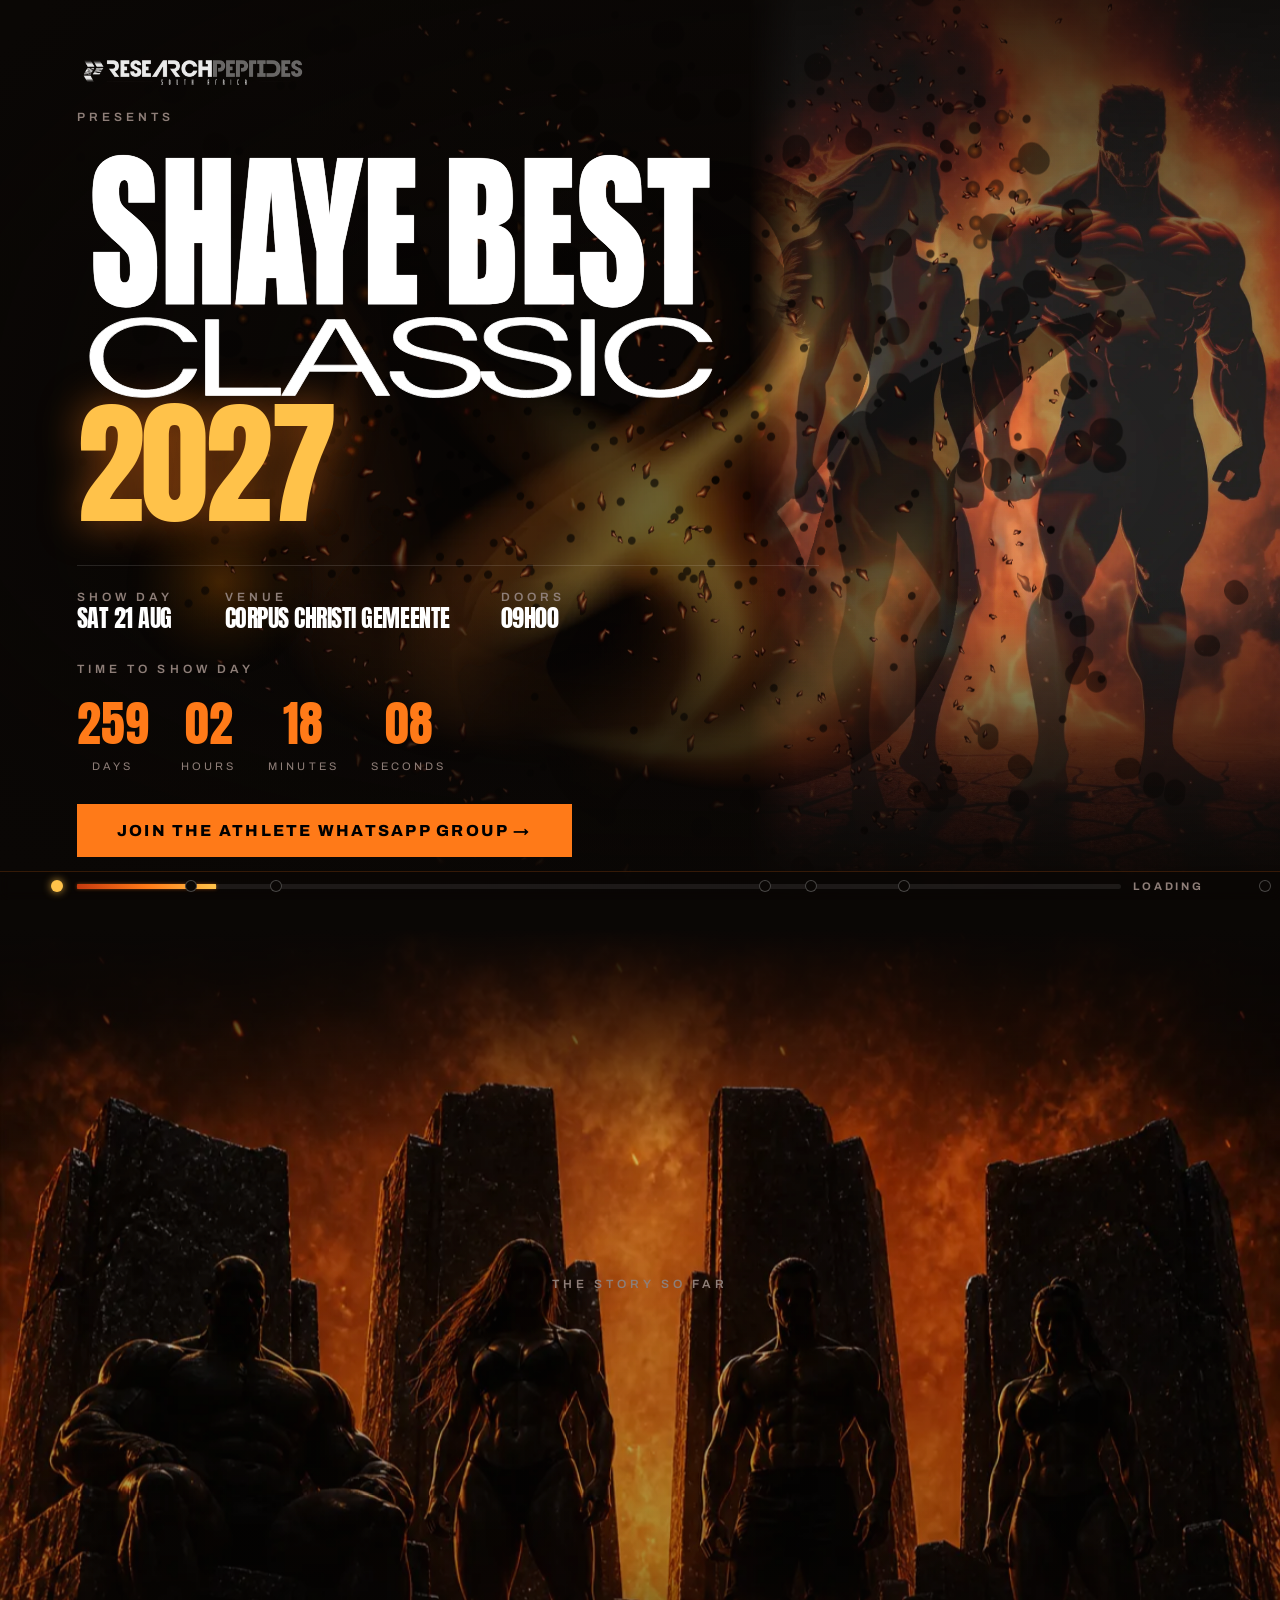
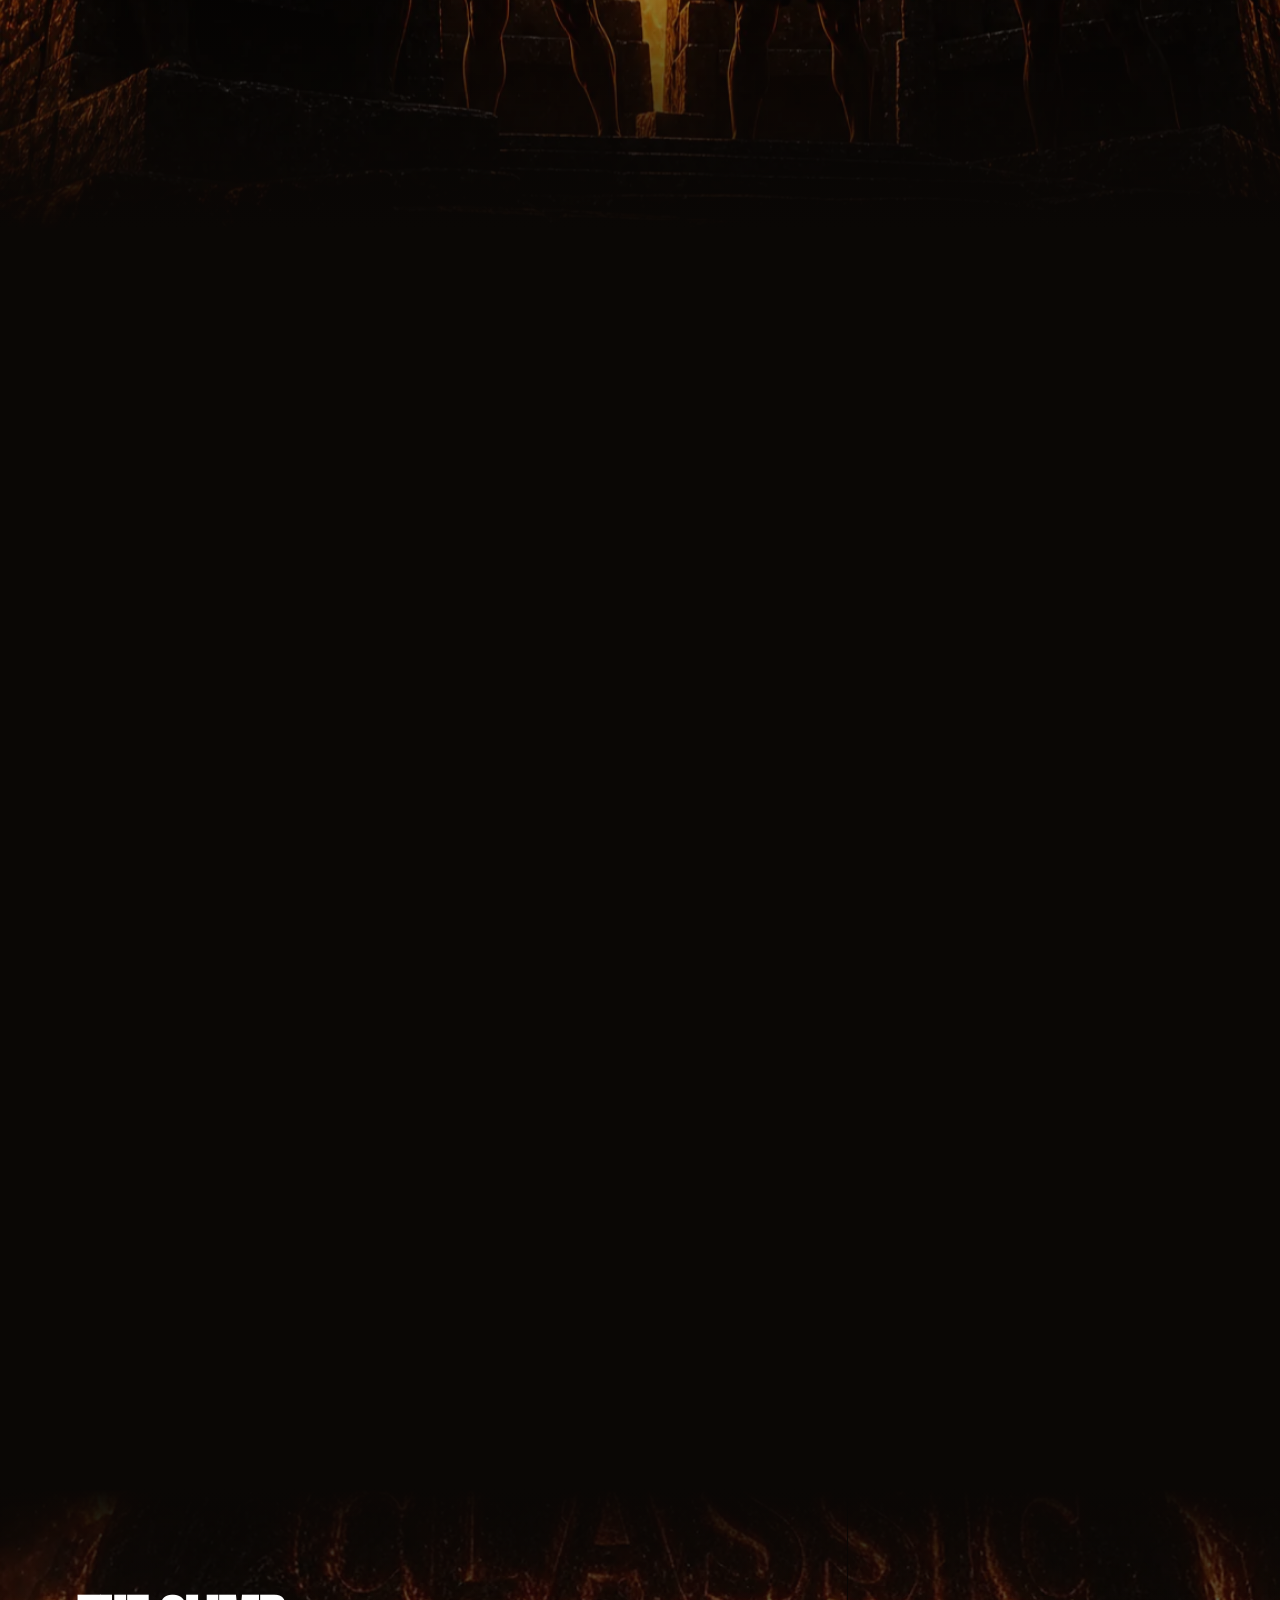
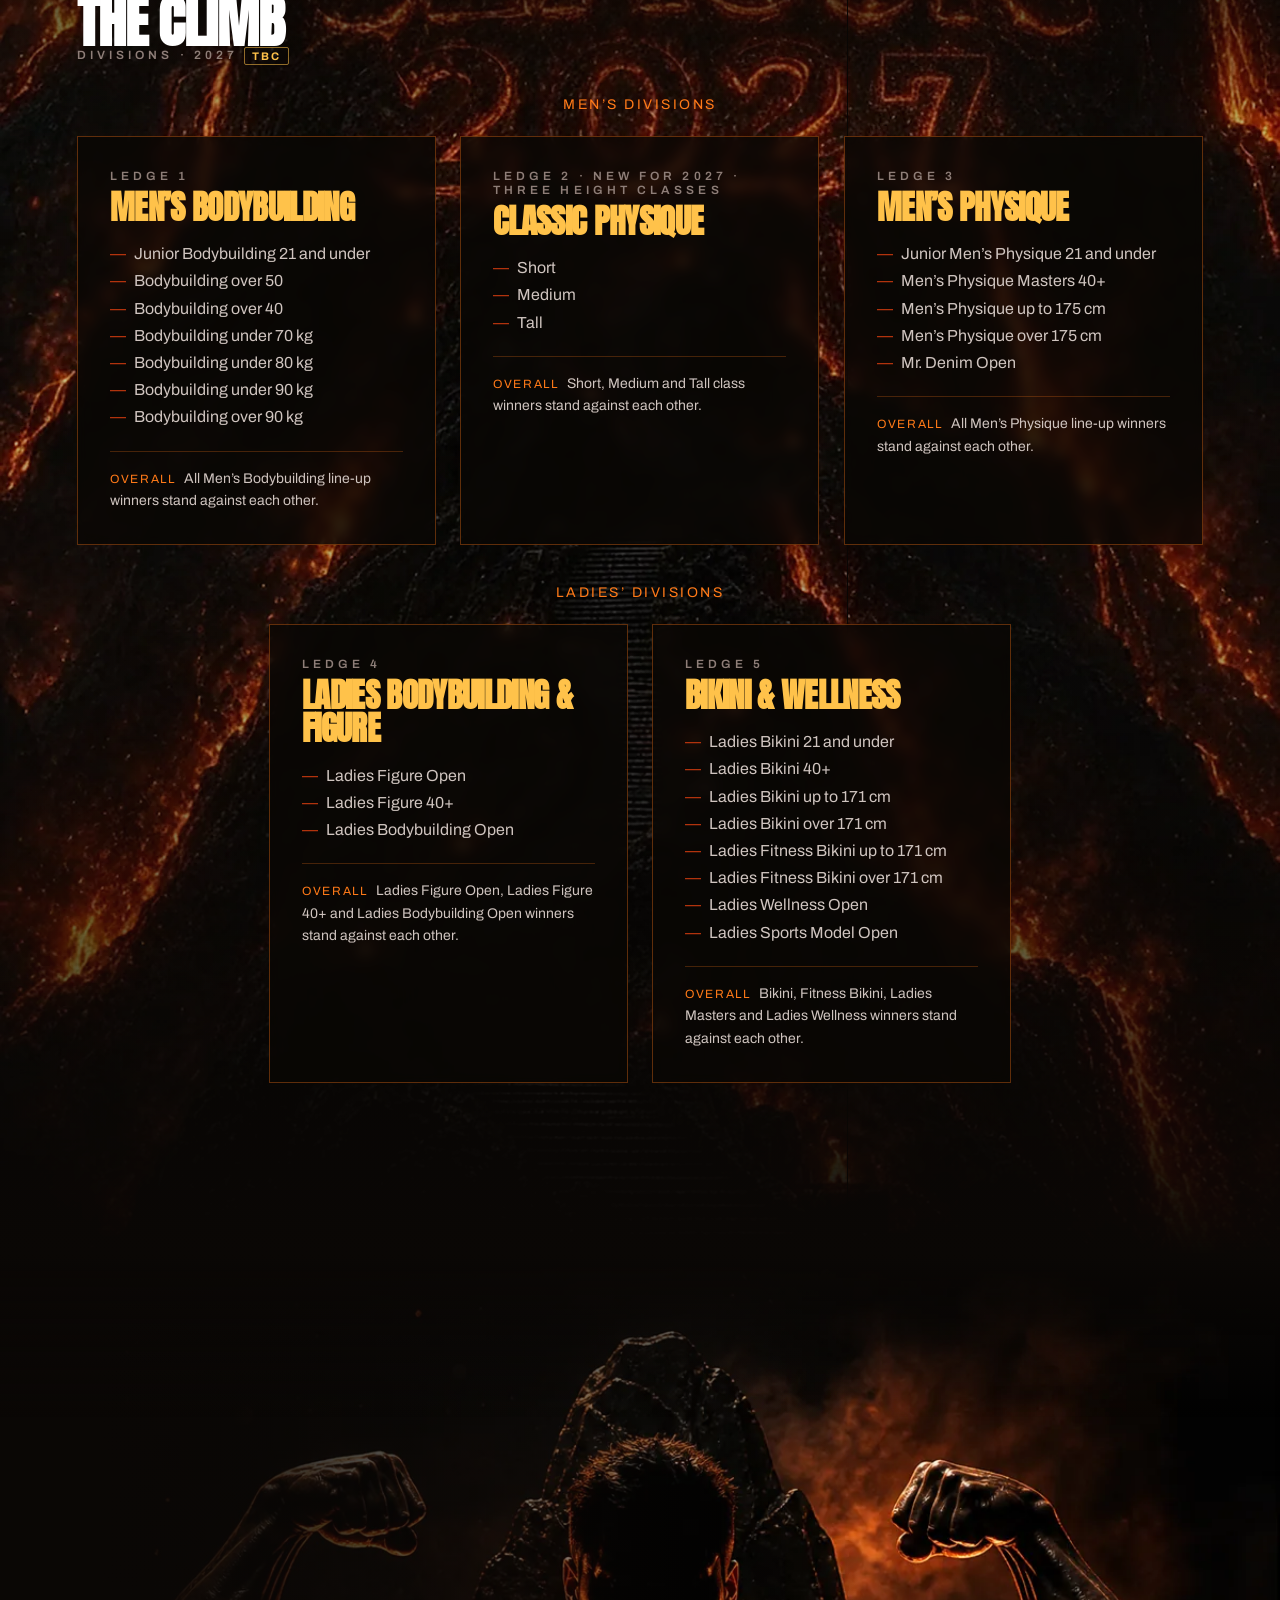
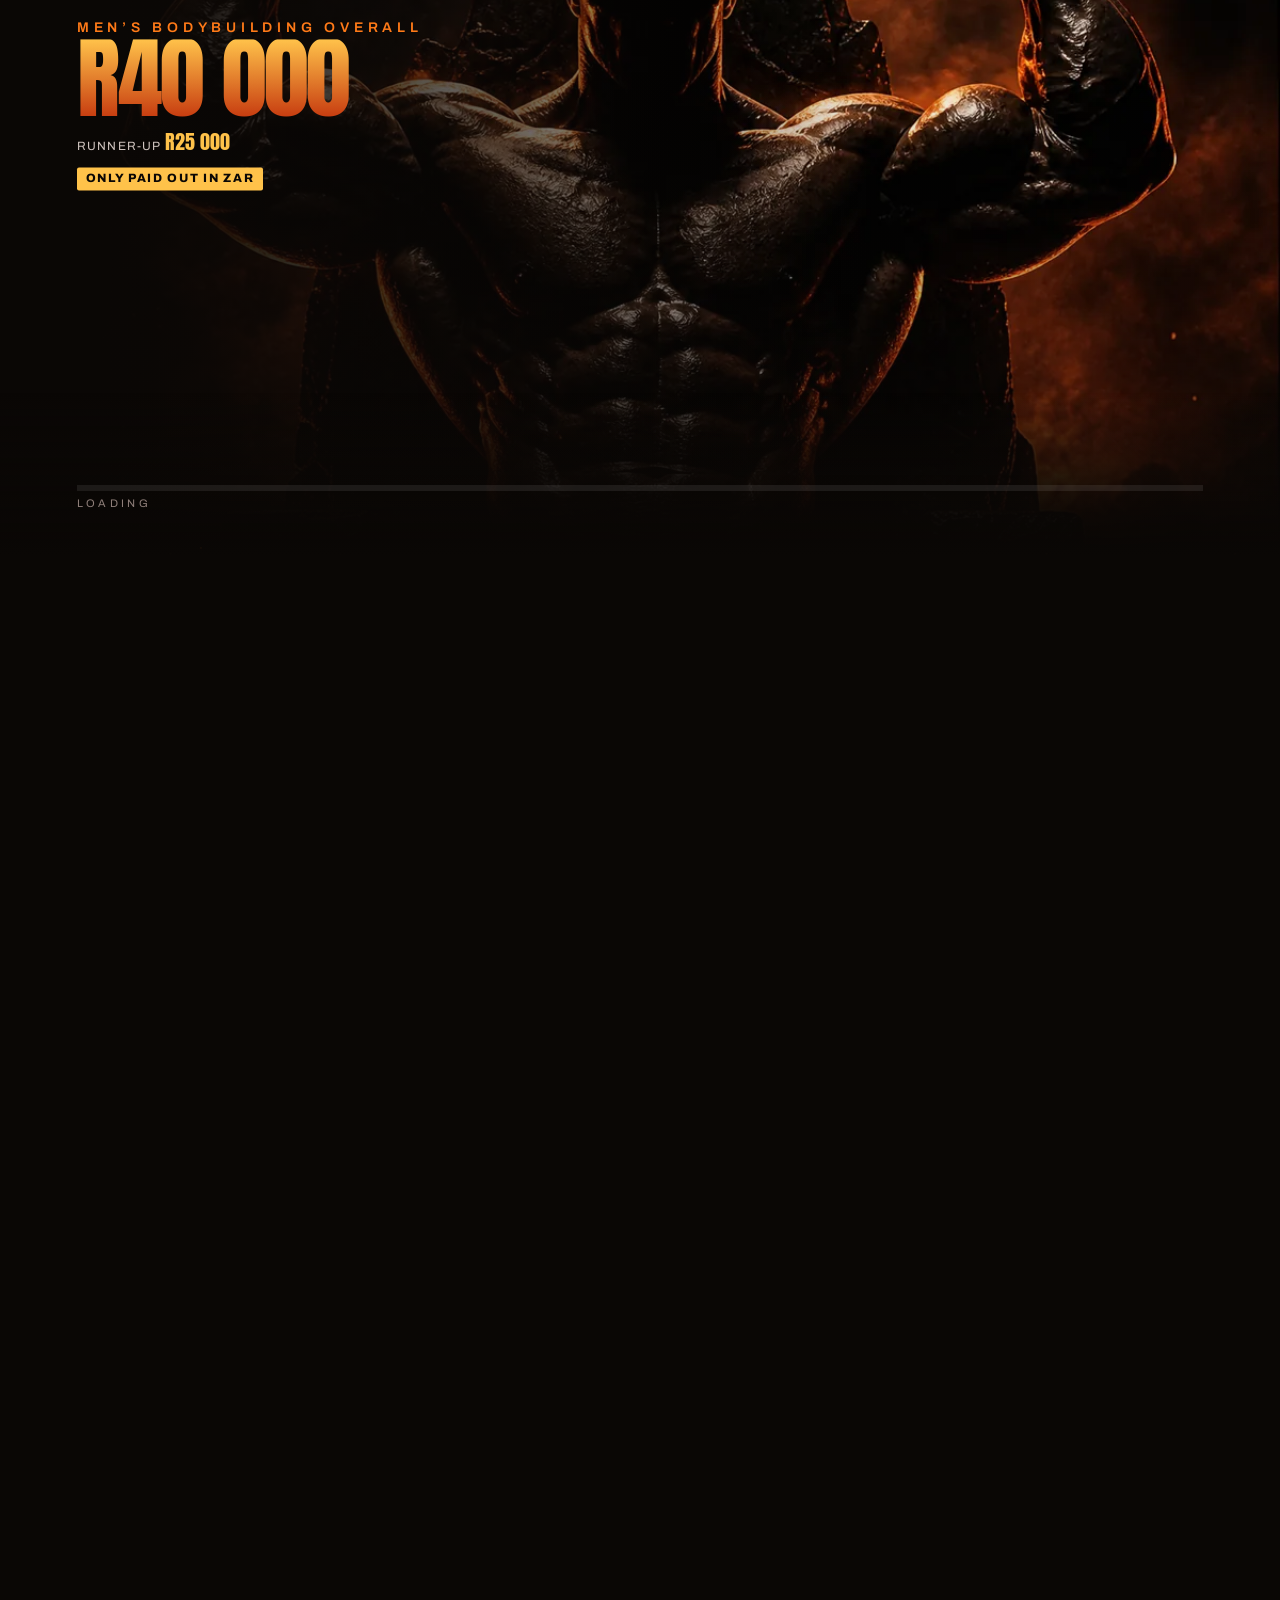
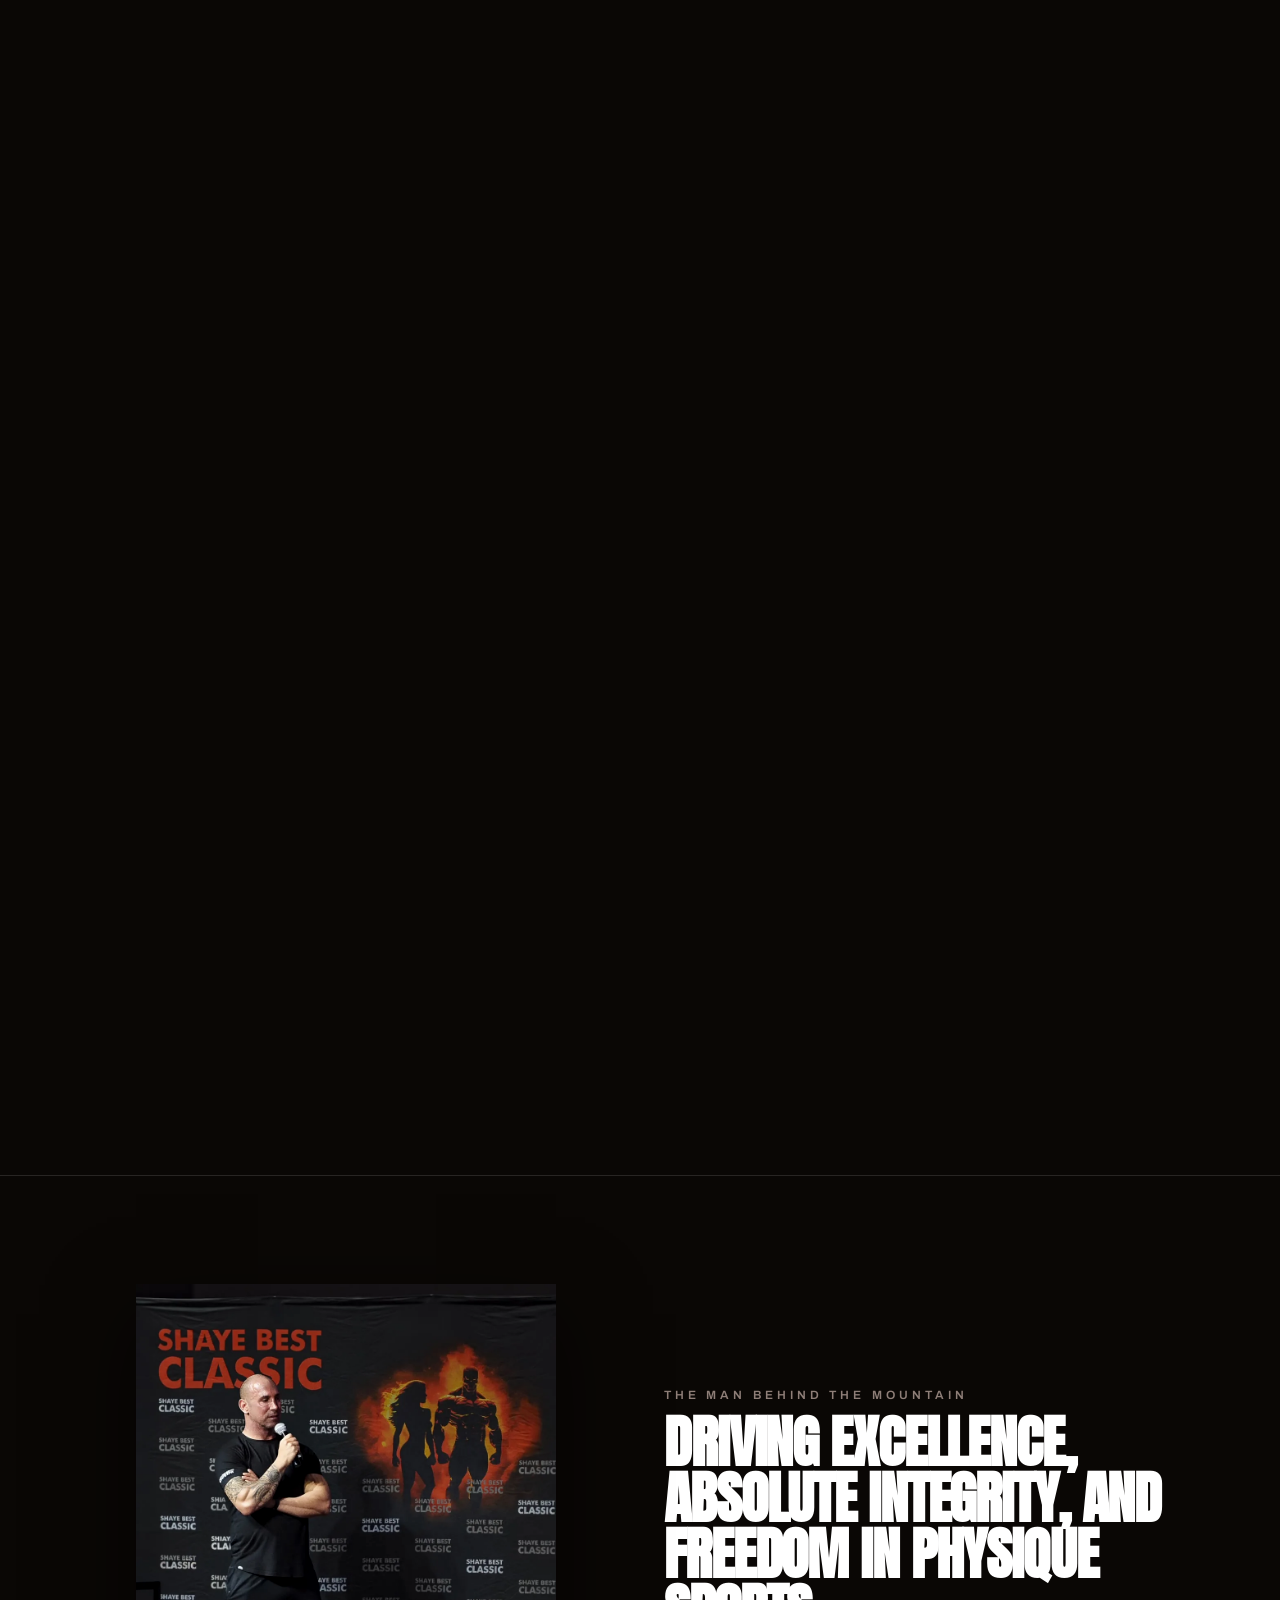
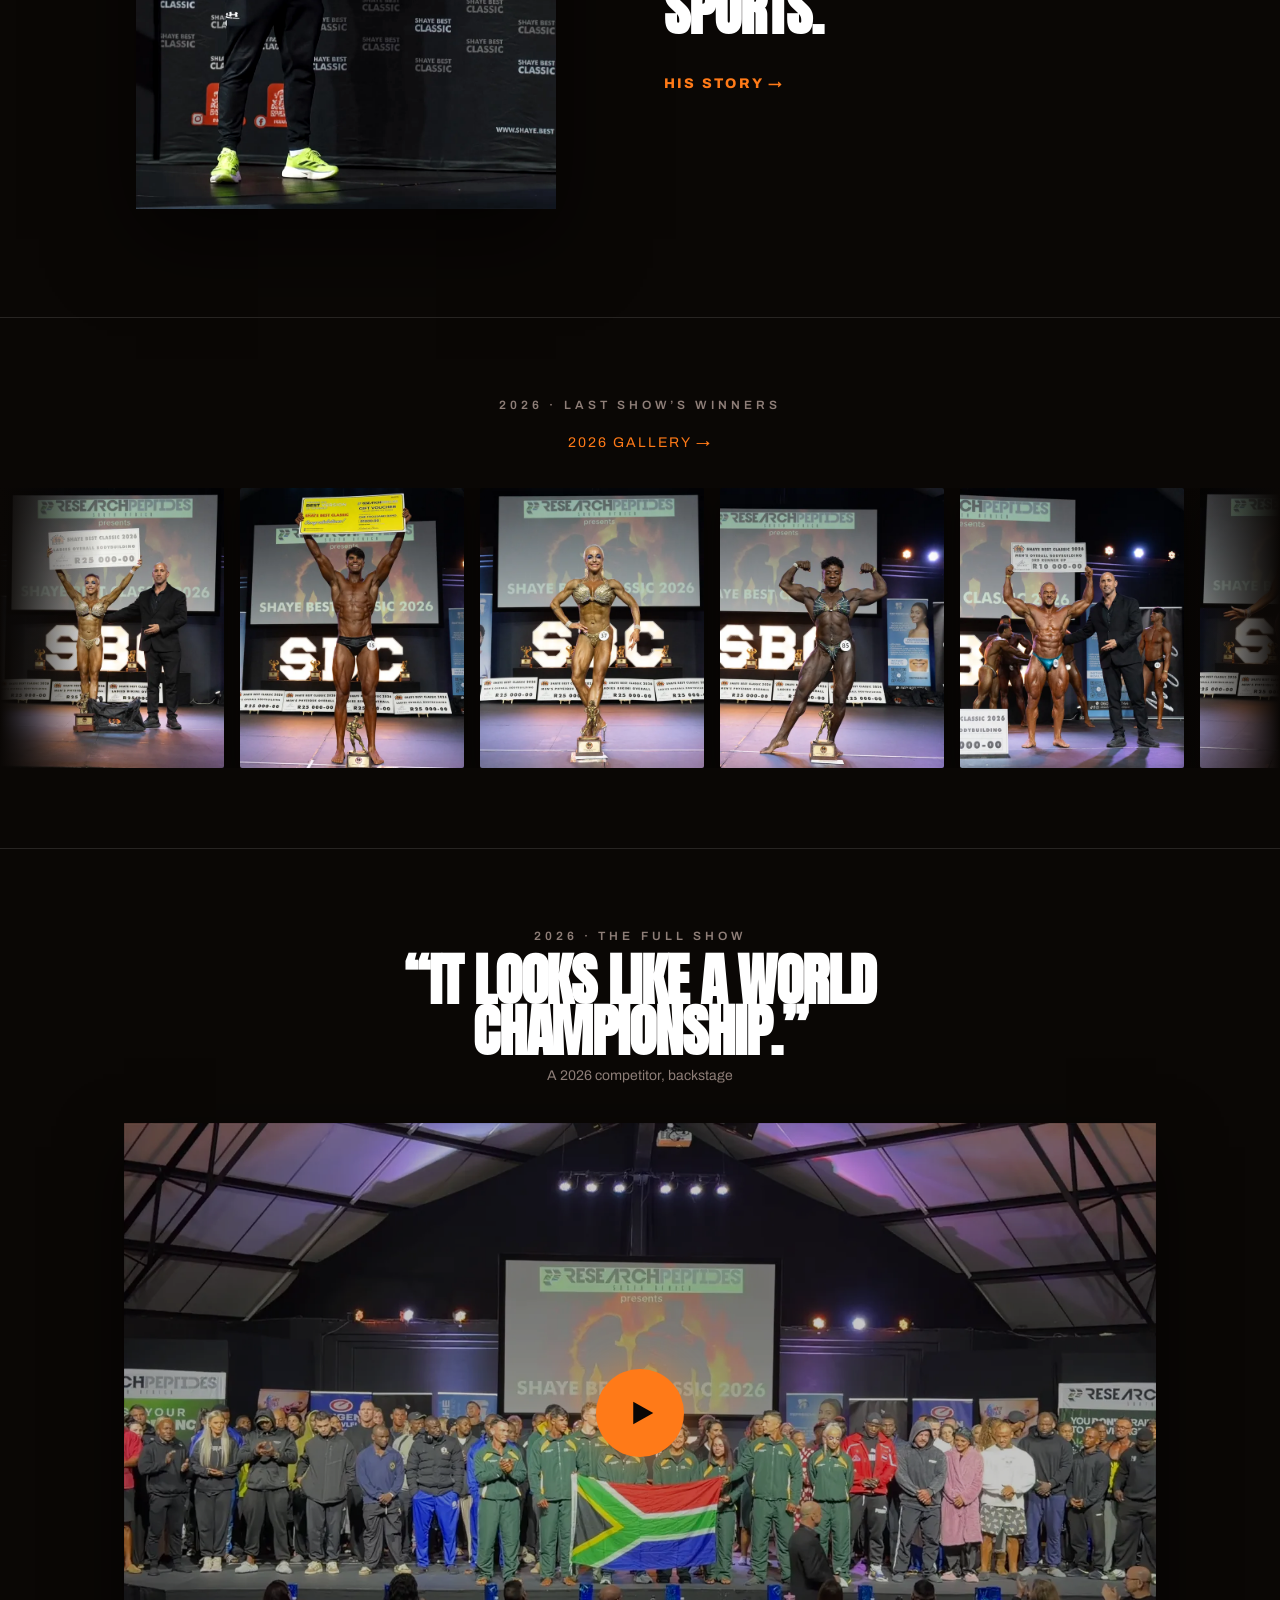
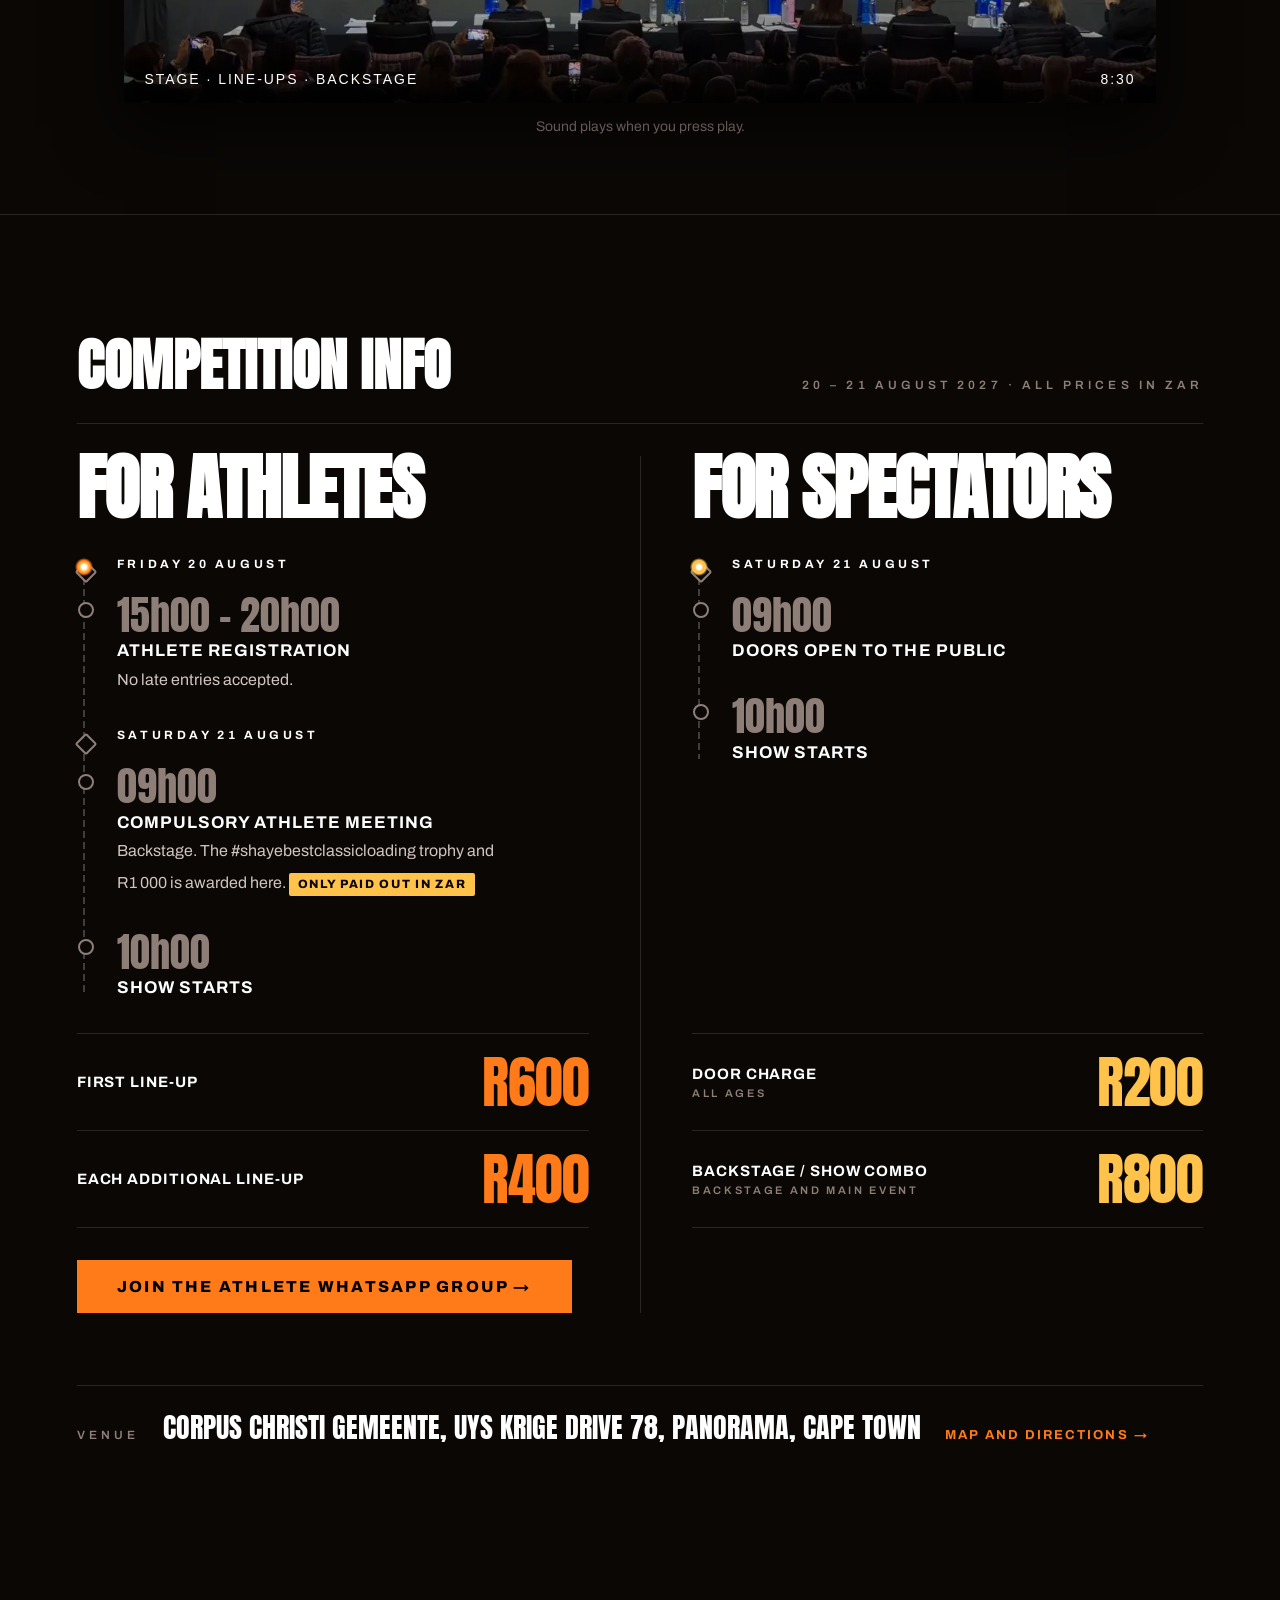
<file: index.html>
<!doctype html>
<html lang="en">
<head>
<meta charset="utf-8">
<meta name="viewport" content="width=device-width,initial-scale=1">
<title>Shaye Best Classic 2027 · Cape Town | R190 000 in Cash Prizes</title>
<meta name="description" content="Shaye Best Classic 2027, Saturday 21 August at Corpus Christi Gemeente, Panorama, Cape Town. Five overall titles, R190 000 in cash prizes, only paid out in ZAR.">
<meta property="og:title" content="Shaye Best Classic 2027">
<meta property="og:description" content="Fully loaded. R190 000 in cash prizes. Five thrones. Cape Town, 2027.">
<meta property="og:image" content="https://shaye.best/assets/2027/og-2027.jpg">
<meta property="og:url" content="https://shaye.best/">
<meta property="og:type" content="website">
<meta name="twitter:card" content="summary_large_image">
<meta name="twitter:title" content="Shaye Best Classic 2027">
<meta name="twitter:description" content="Fully loaded. R190 000 in cash prizes. Five thrones. Cape Town, 2027.">
<meta name="twitter:image" content="https://shaye.best/assets/2027/og-2027.jpg">
<meta name="theme-color" content="#0A0705">
<link rel="canonical" href="https://shaye.best/">
<!-- Static copy of data.js facts for crawlers that do not run JS. Generated: node tools/build-jsonld.mjs (test/seo.test.mjs checks it). -->
<script type="application/ld+json" id="ld">
{
 "@context": "https://schema.org",
 "@graph": [
  {
   "@type": "Organization",
   "@id": "https://shaye.best/#org",
   "name": "Shaye Best Classic",
   "url": "https://shaye.best/",
   "logo": "https://shaye.best/assets/icon-192.png",
   "image": "https://shaye.best/assets/2027/og-2027.jpg",
   "description": "Independent, open bodybuilding and fitness championship in Cape Town, South Africa. Five overall titles share R190 000 in cash prizes, only paid out in ZAR.",
   "email": "shaye@shaye.best",
   "telephone": "+27 82 406 2121",
   "founder": {
    "@type": "Person",
    "@id": "https://shaye.best/about/#shaye",
    "name": "Shaye Best",
    "url": "https://shaye.best/about/"
   },
   "sameAs": [
    "https://www.instagram.com/shaye_best/",
    "https://www.facebook.com/shaye.best",
    "https://www.tiktok.com/@shaye.best.classic"
   ]
  },
  {
   "@type": "WebSite",
   "@id": "https://shaye.best/#website",
   "url": "https://shaye.best/",
   "name": "Shaye Best Classic",
   "inLanguage": "en",
   "publisher": {
    "@id": "https://shaye.best/#org"
   }
  },
  {
   "@type": "SportsEvent",
   "@id": "https://shaye.best/#event",
   "name": "Shaye Best Classic 2027",
   "url": "https://shaye.best/",
   "description": "Bodybuilding and fitness championship in Cape Town. Five overall titles share R190 000 in cash prizes, only paid out in ZAR.",
   "image": [
    "https://shaye.best/assets/2027/og-2027.jpg"
   ],
   "startDate": "2027-08-21T10:00:00+02:00",
   "endDate": "2027-08-21",
   "doorTime": "2027-08-21T09:00:00+02:00",
   "eventStatus": "https://schema.org/EventScheduled",
   "eventAttendanceMode": "https://schema.org/OfflineEventAttendanceMode",
   "location": {
    "@type": "EventVenue",
    "@id": "https://shaye.best/#venue",
    "name": "Corpus Christi Gemeente",
    "address": {
     "@type": "PostalAddress",
     "streetAddress": "Uys Krige Drive 78",
     "addressLocality": "Panorama, Cape Town",
     "addressRegion": "Western Cape",
     "postalCode": "7500",
     "addressCountry": "ZA"
    },
    "geo": {
     "@type": "GeoCoordinates",
     "latitude": -33.88492,
     "longitude": 18.577903
    }
   },
   "organizer": {
    "@id": "https://shaye.best/#org"
   },
   "sponsor": {
    "@type": "Organization",
    "name": "Research Peptides",
    "url": "https://peptides.co.za"
   },
   "offers": [
    {
     "@type": "Offer",
     "name": "First line-up",
     "price": "600",
     "priceCurrency": "ZAR",
     "availability": "https://schema.org/InStock",
     "url": "https://shaye.best/#info"
    },
    {
     "@type": "Offer",
     "name": "Each additional line-up",
     "price": "400",
     "priceCurrency": "ZAR",
     "availability": "https://schema.org/InStock",
     "url": "https://shaye.best/#info"
    },
    {
     "@type": "Offer",
     "name": "Door charge",
     "price": "200",
     "priceCurrency": "ZAR",
     "availability": "https://schema.org/InStock",
     "url": "https://shaye.best/#info"
    },
    {
     "@type": "Offer",
     "name": "Backstage / show combo",
     "price": "800",
     "priceCurrency": "ZAR",
     "availability": "https://schema.org/InStock",
     "url": "https://shaye.best/#info"
    }
   ],
   "subEvent": [
    {
     "@type": "Event",
     "name": "Athlete registration",
     "startDate": "2027-08-20T15:00:00+02:00",
     "endDate": "2027-08-20T20:00:00+02:00",
     "eventAttendanceMode": "https://schema.org/OfflineEventAttendanceMode",
     "location": {
      "@id": "https://shaye.best/#venue"
     }
    }
   ]
  },
  {
   "@type": "FAQPage",
   "@id": "https://shaye.best/#faq",
   "url": "https://shaye.best/",
   "mainEntity": [
    {
     "@type": "Question",
     "name": "How do I enter?",
     "acceptedAnswer": {
      "@type": "Answer",
      "text": "Send a WhatsApp to 082 406 2121 to join the athlete group. The registration form is posted there two weeks before the show. Entries are not taken on this page."
     }
    },
    {
     "@type": "Question",
     "name": "Where do I get the athlete registration form?",
     "acceptedAnswer": {
      "@type": "Answer",
      "text": "It is posted on the athlete WhatsApp group two weeks before the show. Download it, print it, fill it in and bring it with you to athlete registration on Friday 20 August, 15h00 – 20h00. To join the group, send a WhatsApp to 082 406 2121."
     }
    },
    {
     "@type": "Question",
     "name": "Can I register on show day?",
     "acceptedAnswer": {
      "@type": "Answer",
      "text": "No. Registration is Friday 20 August, 15h00 – 20h00 only. There is no late registration on show day under any circumstances."
     }
    },
    {
     "@type": "Question",
     "name": "What does it cost to compete?",
     "acceptedAnswer": {
      "@type": "Answer",
      "text": "R600 for your first line-up and R400 for each additional line-up."
     }
    },
    {
     "@type": "Question",
     "name": "How much is it to watch?",
     "acceptedAnswer": {
      "@type": "Answer",
      "text": "R200 at the door, all ages. A backstage and show combo is R800, with limited passes."
     }
    },
    {
     "@type": "Question",
     "name": "Can I use my own tanning company?",
     "acceptedAnswer": {
      "@type": "Answer",
      "text": "The tanning company for 2027 is to be confirmed. Shaye shares it in the athlete WhatsApp group."
     }
    },
    {
     "@type": "Question",
     "name": "How do I know if I qualify for Classic Physique?",
     "acceptedAnswer": {
      "@type": "Answer",
      "text": "Use the calculator on this page. Enter your height and it gives your maximum stage weight from the 2027 table."
     }
    },
    {
     "@type": "Question",
     "name": "When do I get my photos?",
     "acceptedAnswer": {
      "@type": "Answer",
      "text": "Minimum two weeks after the event, sent via WeTransfer by Studio Audacity. Photo package prices are to be confirmed."
     }
    },
    {
     "@type": "Question",
     "name": "Is there a prize for every line-up winner?",
     "acceptedAnswer": {
      "@type": "Answer",
      "text": "Line-up winners receive a trophy, 2nd and 3rd receive medals, and 4th to 6th receive a unique participation medal. The cash prizes are for the five overall titles. Only paid out in ZAR"
     }
    }
   ]
  }
 ]
}
</script>
<link rel="icon" href="favicon.ico" sizes="any">
<link rel="icon" type="image/png" sizes="192x192" href="assets/icon-192.png">
<link rel="apple-touch-icon" href="apple-touch-icon.png">
<link rel="preconnect" href="https://fonts.googleapis.com">
<link rel="preconnect" href="https://fonts.gstatic.com" crossorigin>
<link href="https://fonts.googleapis.com/css2?family=Anton&family=Archivo:wdth,wght@62..125,100..900&display=swap" rel="stylesheet">
<link rel="stylesheet" href="css/style.css">
</head>
<body>
<noscript>
  <div style="padding:6rem 1.5rem 2rem;text-align:center;color:#E8E1DC;font-family:sans-serif;line-height:1.7">
    <h1 style="font-size:2rem;margin-bottom:.5rem">Shaye Best Classic 2027 · Cape Town</h1>
    <p>Saturday 21 August 2027 at Corpus Christi Gemeente, Panorama, Cape Town. Athlete registration Friday 20 August, 15h00 – 20h00. Five overall titles, R190 000 in cash prizes, only paid out in ZAR.</p>
    <p>This page needs JavaScript for its full content.</p>
    <p><a style="color:#FF7A18" href="https://wa.me/27824062121">Join the athlete WhatsApp group</a> · 082 406 2121 · <a style="color:#FF7A18" href="mailto:shaye@shaye.best">shaye@shaye.best</a> · <a style="color:#FF7A18" href="about/">About Shaye Best</a></p>
  </div>
</noscript>
<main id="app">
  <section id="hero">
    <div class="hero-art" aria-hidden="true"></div>
    <video class="fire-loop" muted loop playsinline preload="none" aria-hidden="true"></video>
    <div class="flame-layer flame-1" aria-hidden="true"></div>
    <div class="flame-layer flame-2" aria-hidden="true"></div>
    <div class="flame-layer flame-3" aria-hidden="true"></div>
    <div class="hero-veil" aria-hidden="true"></div>
    <canvas id="embers" aria-hidden="true"></canvas>
    <div class="hero-inner">
      <div id="presents"></div>
      <h1 class="visually-hidden">Shaye Best Classic 2027</h1>
      <div class="lockup-clip" aria-hidden="true"><div id="logo-lockup"></div></div>
      <p class="hero-year cond" aria-hidden="true">2027</p>
      <dl id="hero-facts"></dl>
      <p class="label" id="countdown-label" hidden>Time to show day</p>
      <div id="countdown" role="timer" aria-live="off" hidden></div>
      <a class="cta" id="hero-cta" href="https://wa.me/27824062121">Join the athlete WhatsApp group →</a>
    </div>
  </section>

  <section id="gathering" aria-label="The gathering">
    <div class="g-plate" aria-hidden="true">
      <img class="g-bg" src="assets/2027/four-thrones.webp" alt="">
      <div class="g-glow" data-fx="0.14" data-fy="0.27"></div>
      <div class="g-glow" data-fx="0.40" data-fy="0.25"></div>
      <div class="g-glow" data-fx="0.62" data-fy="0.25"></div>
      <div class="g-glow" data-fx="0.84" data-fy="0.27"></div>
      <div class="g-glow fifth" data-fx="0.51" data-fy="0.47"></div>
    </div>
    <div class="g-veil" aria-hidden="true"></div>
    <div class="g-copy">
      <p class="label">The story so far</p>
      <h2 class="cond g-line"><span class="g-l1">Four thrones stood.</span><br><span class="g-l2">A fifth is rising.</span></h2>
    </div>
  </section>

  <section id="climb" aria-label="The climb: divisions">
    <img class="c-bg" src="assets/2027/climb-plate-2027.webp" alt="" aria-hidden="true">
    <video class="c-clip" muted loop playsinline preload="none" aria-hidden="true"></video>
    <video class="c-fire" muted loop playsinline preload="none" aria-hidden="true"></video>
    <div class="c-veil" aria-hidden="true"></div>
    <div class="c-head"><h2 class="cond">The climb</h2><p class="label" id="c-label">Divisions · 2027</p></div>
    <div class="c-rail" id="c-rail"></div>
  </section>

  <section id="summit" aria-label="The summit: prize money">
    <h2 class="visually-hidden">The summit: five champions, R190 000 in cash prizes</h2>
    <div class="s-stage" id="s-stage">
      <img class="s-a" src="assets/2027/throne-row-5.webp" alt="Five thrones at the summit, four champions seated, the centre throne empty">
      <div class="s-beats" id="s-beats"></div>
      <div class="s-glow" data-throne="0" aria-hidden="true"></div>
      <div class="s-glow" data-throne="1" aria-hidden="true"></div>
      <div class="s-glow" data-throne="2" aria-hidden="true"></div>
      <div class="s-glow" data-throne="3" aria-hidden="true"></div>
      <div class="s-glow" data-throne="4" aria-hidden="true"></div>
      <canvas class="s-canvas" id="s-embers" aria-hidden="true"></canvas>
      <div class="s-veil" aria-hidden="true"></div>
    </div>
    <div class="load-bar" id="s-bar" aria-hidden="true"><div class="load-fill"></div><span class="load-label">Loading</span></div>
  </section>

  <section id="shaye" aria-label="Shaye Best">
    <div class="sh-grid" id="sh-grid"></div>
  </section>

  <section id="highlights" aria-label="Highlights from past shows">
    <h2 class="visually-hidden">Highlights</h2>
    <div class="ep-head">
      <p class="label" id="hl-label">2026 · Last show’s winners</p>
      <nav class="hl-links"><a href="2026/">2026 gallery →</a></nav>
    </div>
    <div class="ep-track-wrap"><div class="ep-track" id="ep-track"></div></div>
    <dialog id="clip-dialog" aria-label="Clip player"><button class="clip-close" aria-label="Close">×</button><video id="clip-video" controls playsinline preload="none"></video></dialog>
  </section>

  <section id="watch" aria-label="Watch the 2026 show">
    <p class="label">2026 · The full show</p>
    <h2 class="cond w-quote">“It looks like a world championship.”</h2>
    <p class="w-by">A 2026 competitor, backstage</p>
    <button class="w-frame" data-mux="OcqOzyboUJ59BBmfTq0001LMVU4Y00AUYHGJhxaZjnm71Q" data-poster="assets/2027/watch-poster.webp" aria-label="Play the full 2026 show, 8 minutes 30 seconds">
      <img src="assets/2027/watch-poster.webp" alt="" width="1600" height="900" loading="lazy">
      <span class="w-play" aria-hidden="true"><svg viewBox="0 0 24 24"><path d="M5 3l16 9-16 9z"/></svg></span>
      <span class="w-meta" aria-hidden="true"><span>Stage · line-ups · backstage</span><span>8:30</span></span>
    </button>
    <p class="w-note">Sound plays when you press play.</p>
  </section>

  <section id="info" aria-labelledby="info-h">
    <div class="sec-head"><h2 id="info-h">Competition info</h2><p class="label">20 – 21 August 2027 · All prices in ZAR</p></div>
    <nav class="info-pick" aria-label="Jump to your path"><a href="#path-athletes">For athletes</a><a href="#path-spectators">For spectators</a></nav>
    <div class="info-paths" id="info-paths"></div>
    <p class="info-venue" id="info-venue"></p>
  </section>

  <section id="calculator">
    <div class="calc-grid">
      <div>
        <p class="label">Tool · 2027 ratio</p>
        <h2 class="cond">Classic Physique<br>height-to-weight</h2>
        <p class="calc-copy">Classic athletes must meet the official height-to-weight table. Enter your height and see your maximum stage weight. No spreadsheet, no surprises at the scale on registration night.</p>
        <p class="label" id="calc-tbc"></p>
      </div>
      <div class="calc-box">
        <label class="label" for="height">Your height in cm</label>
        <input id="height" name="height" autocomplete="off" type="number" inputmode="numeric" value="178" min="140" max="220" step="1">
        <p class="label" style="margin-top:2rem">Maximum stage weight</p>
        <output class="calc-r cond" id="calc-result" for="height">—</output>
        <p class="label" id="calc-band"></p>
      </div>
    </div>
  </section>

  <section id="partners">
    <div class="sec-head"><h2>Partners &amp; services</h2><p class="label">Book ahead</p></div>
    <div class="partner-grid" id="partner-grid"></div>
  </section>

  <section id="social">
    <div class="load-bar load-bar-sm" id="soc-bar" aria-hidden="true"><div class="load-fill"></div><span class="load-label">#shayebestclassicloading</span></div>
    <div class="sec-head"><h2>#shayebestclassicloading</h2><p class="label">R1 000 + trophy</p></div>
    <div class="social-body" id="social-body"></div>
  </section>

  <section id="sponsors">
    <div class="sec-head"><h2>Sponsors</h2><p class="label" id="sponsor-label"></p></div>
    <div id="sponsor-title"></div>
    <div class="sponsor-grid" id="sponsor-grid"></div>
  </section>

  <section id="venue">
    <div class="sec-head"><h2>Venue</h2><p class="label" id="venue-label"></p></div>
    <div class="venue-grid" id="venue-grid"></div>
  </section>

  <section id="faq">
    <div class="sec-head"><h2>Questions</h2><p class="label">Before you WhatsApp</p></div>
    <div class="faq-list" id="faq-list"></div>
  </section>

  <section id="closer">
    <video class="cl-champ" muted loop playsinline preload="none" aria-hidden="true"></video>
    <div class="glow" aria-hidden="true"></div>
    <h2 class="cond">Step on<br>the stage.</h2>
    <a class="cta" id="closer-cta" href="https://wa.me/27824062121">Join the athlete WhatsApp group →</a>
    <div id="closer-presenter"></div>
  </section>
</main>
<footer id="foot"></footer>
<nav id="rail" aria-label="Scroll progress">
  <div id="rail-track"><div id="rail-fill"></div></div>
  <div id="rail-ticks"></div>
  <span id="rail-label">Loading</span>
</nav>
<script src="js/vendor/gsap.min.js"></script>
<script src="js/vendor/ScrollTrigger.min.js"></script>
<script type="module" src="js/main.js"></script>
<script data-goatcounter="https://shayebest.goatcounter.com/count" async src="//gc.zgo.at/count.js"></script>
</body>
</html>
</file>
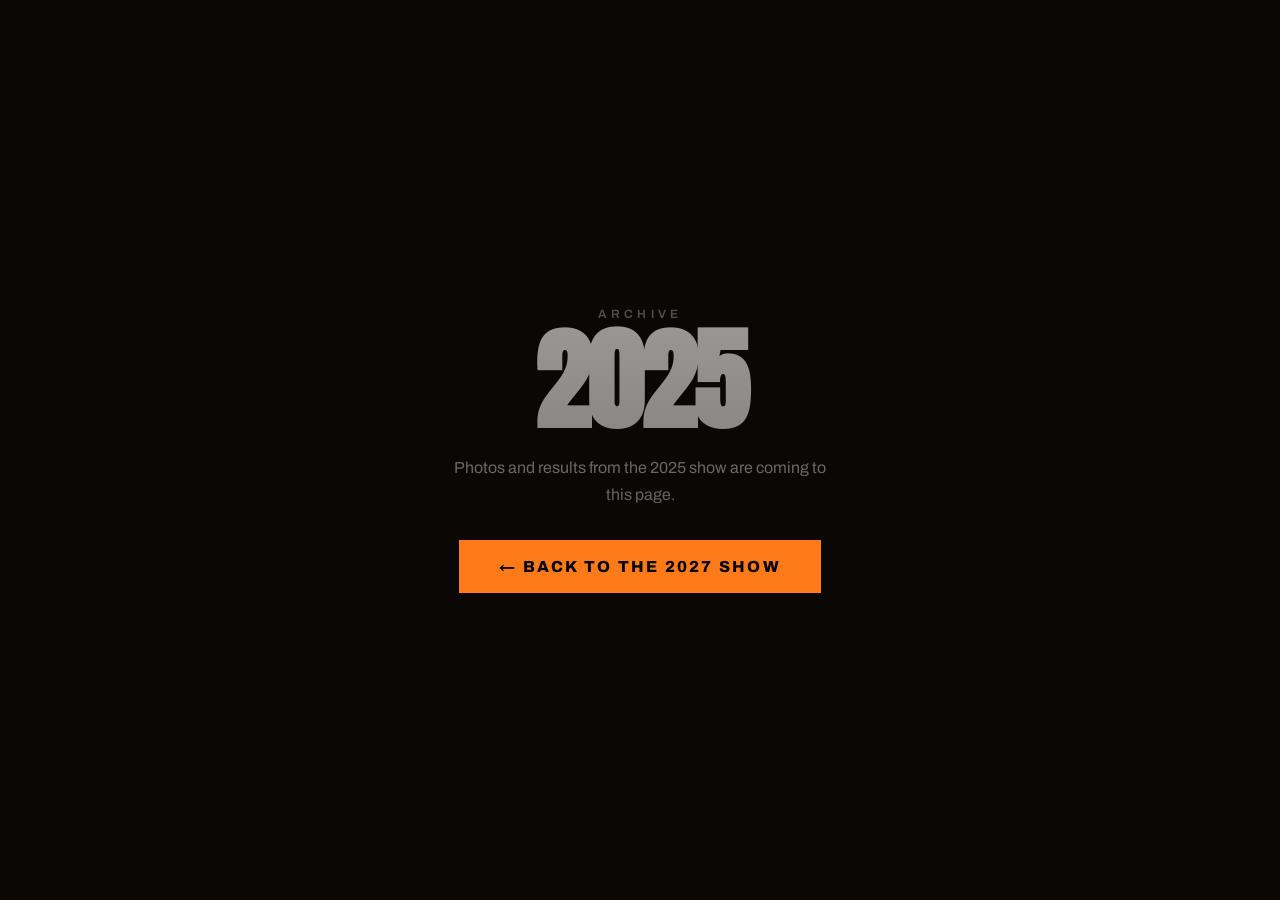
<file: 2025/index.html>
<!doctype html>
<html lang="en">
<head>
<meta charset="utf-8"><meta name="viewport" content="width=device-width,initial-scale=1">
<title>Shaye Best Classic 2025</title>
<meta name="robots" content="noindex">
<meta name="theme-color" content="#0A0705">
<link rel="icon" href="../favicon.ico" sizes="any">
<link rel="icon" type="image/png" sizes="192x192" href="../assets/icon-192.png">
<link rel="apple-touch-icon" href="../apple-touch-icon.png">
<link href="https://fonts.googleapis.com/css2?family=Anton&family=Archivo:wdth,wght@62..125,100..900&display=swap" rel="stylesheet">
<link rel="stylesheet" href="../css/style.css">
</head>
<body>
<main>
  <section id="closer" style="min-height:100svh;display:grid;place-items:center">
    <div>
      <p class="label">Archive</p>
      <h1 class="cond" style="font-size:clamp(2.4rem,9vw,7rem);margin:.6rem 0 1.4rem">2025</h1>
      <p style="color:#CFC4BF;max-width:44ch;margin:0 auto 2rem;line-height:1.7">Photos and results from the 2025 show are coming to this page.</p>
      <a class="cta" href="../">← Back to the 2027 show</a>
    </div>
  </section>
</main>
</body>
</html>
</file>
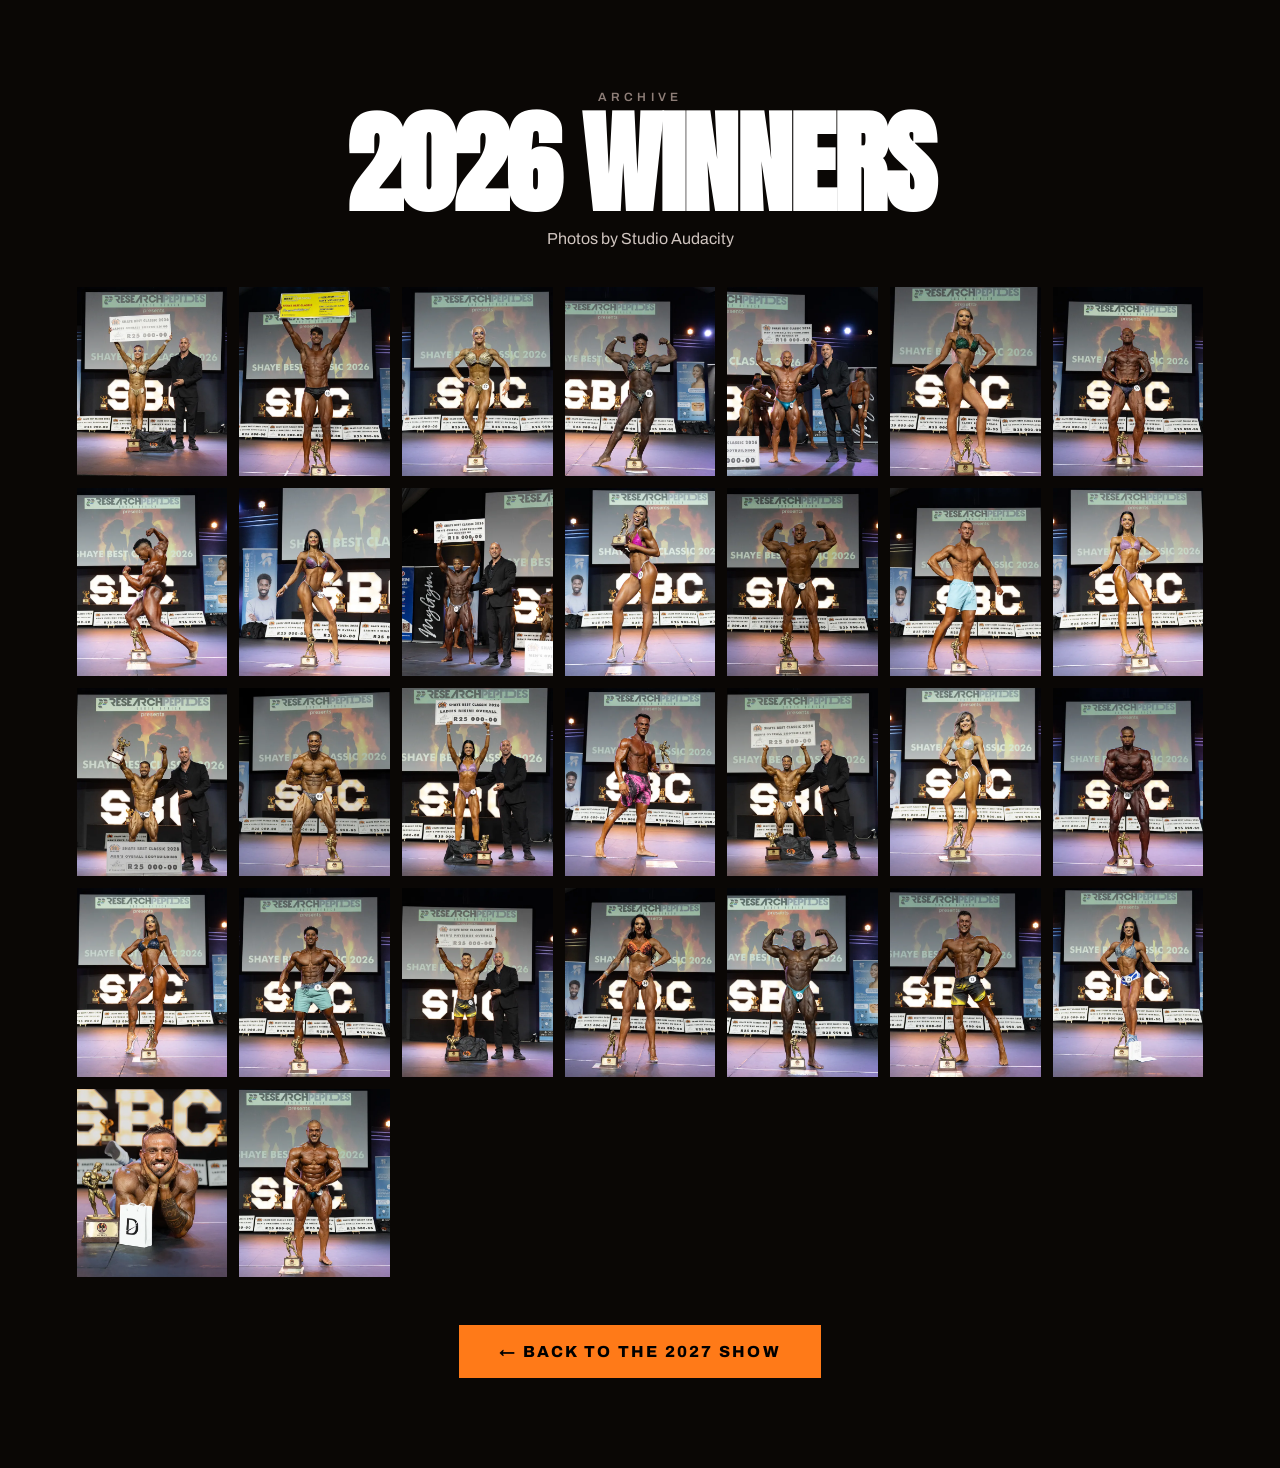
<file: 2026/index.html>
<!doctype html>
<html lang="en">
<head>
<meta charset="utf-8"><meta name="viewport" content="width=device-width,initial-scale=1">
<title>Shaye Best Classic · 2026 winners</title>
<meta name="robots" content="noindex">
<meta name="theme-color" content="#0A0705">
<link rel="icon" href="../favicon.ico" sizes="any">
<link rel="icon" type="image/png" sizes="192x192" href="../assets/icon-192.png">
<link rel="apple-touch-icon" href="../apple-touch-icon.png">
<link rel="preconnect" href="https://fonts.googleapis.com">
<link rel="preconnect" href="https://fonts.gstatic.com" crossorigin>
<link href="https://fonts.googleapis.com/css2?family=Anton&family=Archivo:wdth,wght@62..125,100..900&display=swap" rel="stylesheet">
<link rel="stylesheet" href="../css/style.css">
<style>
  .arc{padding:clamp(3rem,10vh,6rem) var(--pad);text-align:center}
  .arc h1{font-size:clamp(2.4rem,9vw,7rem);margin:.6rem 0 1rem}
  .arc-credit{color:#CFC4BF;margin-bottom:2.5rem}
  .arc-grid{display:grid;grid-template-columns:repeat(auto-fill,minmax(min(100%,150px),1fr));gap:.75rem;max-width:1400px;margin:0 auto 3rem}
  .arc-grid img{width:100%;height:auto;aspect-ratio:4/5;object-fit:cover;display:block;background:#1a1310}
</style>
</head>
<body>
<main>
  <section class="arc">
    <p class="label">Archive</p>
    <h1 class="cond">2026 winners</h1>
    <p class="arc-credit">Photos by Studio Audacity</p>
    <div class="arc-grid">
      <a href="../assets/event-photos/2026/lg/dsc07999.webp" data-lightbox><img src="../assets/event-photos/2026/dsc07999.webp" alt="2026 Shaye Best Classic winner" width="560" height="700" loading="lazy"></a>
      <a href="../assets/event-photos/2026/lg/dsc02312.webp" data-lightbox><img src="../assets/event-photos/2026/dsc02312.webp" alt="2026 Shaye Best Classic winner" width="560" height="700" loading="lazy"></a>
      <a href="../assets/event-photos/2026/lg/dsc05414.webp" data-lightbox><img src="../assets/event-photos/2026/dsc05414.webp" alt="2026 Shaye Best Classic winner" width="560" height="700" loading="lazy"></a>
      <a href="../assets/event-photos/2026/lg/dsc05494.webp" data-lightbox><img src="../assets/event-photos/2026/dsc05494.webp" alt="2026 Shaye Best Classic winner" width="560" height="700" loading="lazy"></a>
      <a href="../assets/event-photos/2026/lg/dsc08241.webp" data-lightbox><img src="../assets/event-photos/2026/dsc08241.webp" alt="2026 Shaye Best Classic winner" width="560" height="700" loading="lazy"></a>
      <a href="../assets/event-photos/2026/lg/dsc05981.webp" data-lightbox><img src="../assets/event-photos/2026/dsc05981.webp" alt="2026 Shaye Best Classic winner" width="560" height="700" loading="lazy"></a>
      <a href="../assets/event-photos/2026/lg/dsc02466.webp" data-lightbox><img src="../assets/event-photos/2026/dsc02466.webp" alt="2026 Shaye Best Classic winner" width="560" height="700" loading="lazy"></a>
      <a href="../assets/event-photos/2026/lg/dsc05909.webp" data-lightbox><img src="../assets/event-photos/2026/dsc05909.webp" alt="2026 Shaye Best Classic winner" width="560" height="700" loading="lazy"></a>
      <a href="../assets/event-photos/2026/lg/dsc06152.webp" data-lightbox><img src="../assets/event-photos/2026/dsc06152.webp" alt="2026 Shaye Best Classic winner" width="560" height="700" loading="lazy"></a>
      <a href="../assets/event-photos/2026/lg/dsc08253.webp" data-lightbox><img src="../assets/event-photos/2026/dsc08253.webp" alt="2026 Shaye Best Classic winner" width="560" height="700" loading="lazy"></a>
      <a href="../assets/event-photos/2026/lg/dsc06416.webp" data-lightbox><img src="../assets/event-photos/2026/dsc06416.webp" alt="2026 Shaye Best Classic winner" width="560" height="700" loading="lazy"></a>
      <a href="../assets/event-photos/2026/lg/dsc03054.webp" data-lightbox><img src="../assets/event-photos/2026/dsc03054.webp" alt="2026 Shaye Best Classic winner" width="560" height="700" loading="lazy"></a>
      <a href="../assets/event-photos/2026/lg/dsc07046.webp" data-lightbox><img src="../assets/event-photos/2026/dsc07046.webp" alt="2026 Shaye Best Classic winner" width="560" height="700" loading="lazy"></a>
      <a href="../assets/event-photos/2026/lg/dsc06556.webp" data-lightbox><img src="../assets/event-photos/2026/dsc06556.webp" alt="2026 Shaye Best Classic winner" width="560" height="700" loading="lazy"></a>
      <a href="../assets/event-photos/2026/lg/dsc08274.webp" data-lightbox><img src="../assets/event-photos/2026/dsc08274.webp" alt="2026 Shaye Best Classic winner" width="560" height="700" loading="lazy"></a>
      <a href="../assets/event-photos/2026/lg/dsc03885.webp" data-lightbox><img src="../assets/event-photos/2026/dsc03885.webp" alt="2026 Shaye Best Classic winner" width="560" height="700" loading="lazy"></a>
      <a href="../assets/event-photos/2026/lg/dsc08125.webp" data-lightbox><img src="../assets/event-photos/2026/dsc08125.webp" alt="2026 Shaye Best Classic winner" width="560" height="700" loading="lazy"></a>
      <a href="../assets/event-photos/2026/lg/dsc07158.webp" data-lightbox><img src="../assets/event-photos/2026/dsc07158.webp" alt="2026 Shaye Best Classic winner" width="560" height="700" loading="lazy"></a>
      <a href="../assets/event-photos/2026/lg/dsc08282.webp" data-lightbox><img src="../assets/event-photos/2026/dsc08282.webp" alt="2026 Shaye Best Classic winner" width="560" height="700" loading="lazy"></a>
      <a href="../assets/event-photos/2026/lg/dsc06703.webp" data-lightbox><img src="../assets/event-photos/2026/dsc06703.webp" alt="2026 Shaye Best Classic winner" width="560" height="700" loading="lazy"></a>
      <a href="../assets/event-photos/2026/lg/dsc04715.webp" data-lightbox><img src="../assets/event-photos/2026/dsc04715.webp" alt="2026 Shaye Best Classic winner" width="560" height="700" loading="lazy"></a>
      <a href="../assets/event-photos/2026/lg/dsc06805.webp" data-lightbox><img src="../assets/event-photos/2026/dsc06805.webp" alt="2026 Shaye Best Classic winner" width="560" height="700" loading="lazy"></a>
      <a href="../assets/event-photos/2026/lg/dsc07241.webp" data-lightbox><img src="../assets/event-photos/2026/dsc07241.webp" alt="2026 Shaye Best Classic winner" width="560" height="700" loading="lazy"></a>
      <a href="../assets/event-photos/2026/lg/dsc08375.webp" data-lightbox><img src="../assets/event-photos/2026/dsc08375.webp" alt="2026 Shaye Best Classic winner" width="560" height="700" loading="lazy"></a>
      <a href="../assets/event-photos/2026/lg/dsc06885.webp" data-lightbox><img src="../assets/event-photos/2026/dsc06885.webp" alt="2026 Shaye Best Classic winner" width="560" height="700" loading="lazy"></a>
      <a href="../assets/event-photos/2026/lg/dsc04958.webp" data-lightbox><img src="../assets/event-photos/2026/dsc04958.webp" alt="2026 Shaye Best Classic winner" width="560" height="700" loading="lazy"></a>
      <a href="../assets/event-photos/2026/lg/dsc07509.webp" data-lightbox><img src="../assets/event-photos/2026/dsc07509.webp" alt="2026 Shaye Best Classic winner" width="560" height="700" loading="lazy"></a>
      <a href="../assets/event-photos/2026/lg/dsc07693.webp" data-lightbox><img src="../assets/event-photos/2026/dsc07693.webp" alt="2026 Shaye Best Classic winner" width="560" height="700" loading="lazy"></a>
      <a href="../assets/event-photos/2026/lg/dsc07932.webp" data-lightbox><img src="../assets/event-photos/2026/dsc07932.webp" alt="2026 Shaye Best Classic winner" width="560" height="700" loading="lazy"></a>
      <a href="../assets/event-photos/2026/lg/dsc05157.webp" data-lightbox><img src="../assets/event-photos/2026/dsc05157.webp" alt="2026 Shaye Best Classic winner" width="560" height="700" loading="lazy"></a>
    </div>
    <a class="cta" href="../">← Back to the 2027 show</a>
  </section>
</main>
<script type="module">import { initLightbox } from '../js/lightbox.js'; initLightbox();</script>
</body>
</html>
</file>
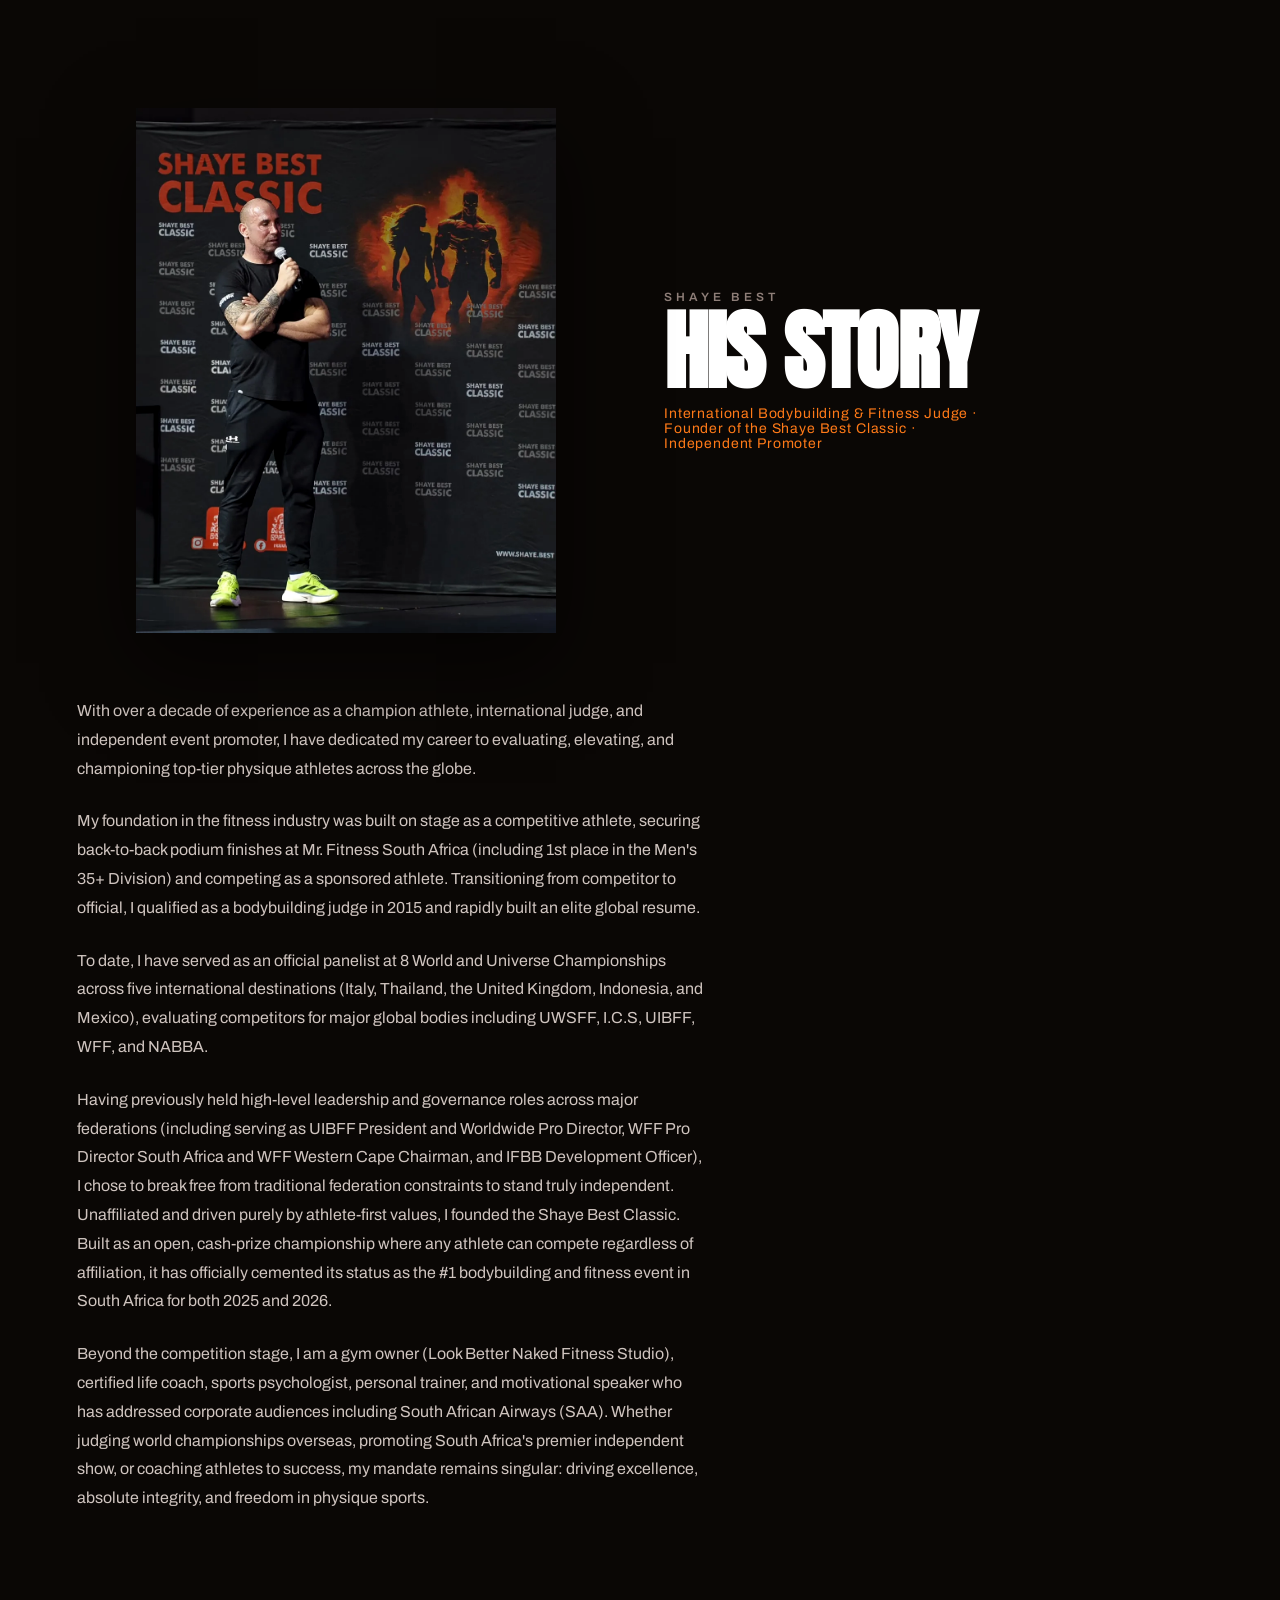
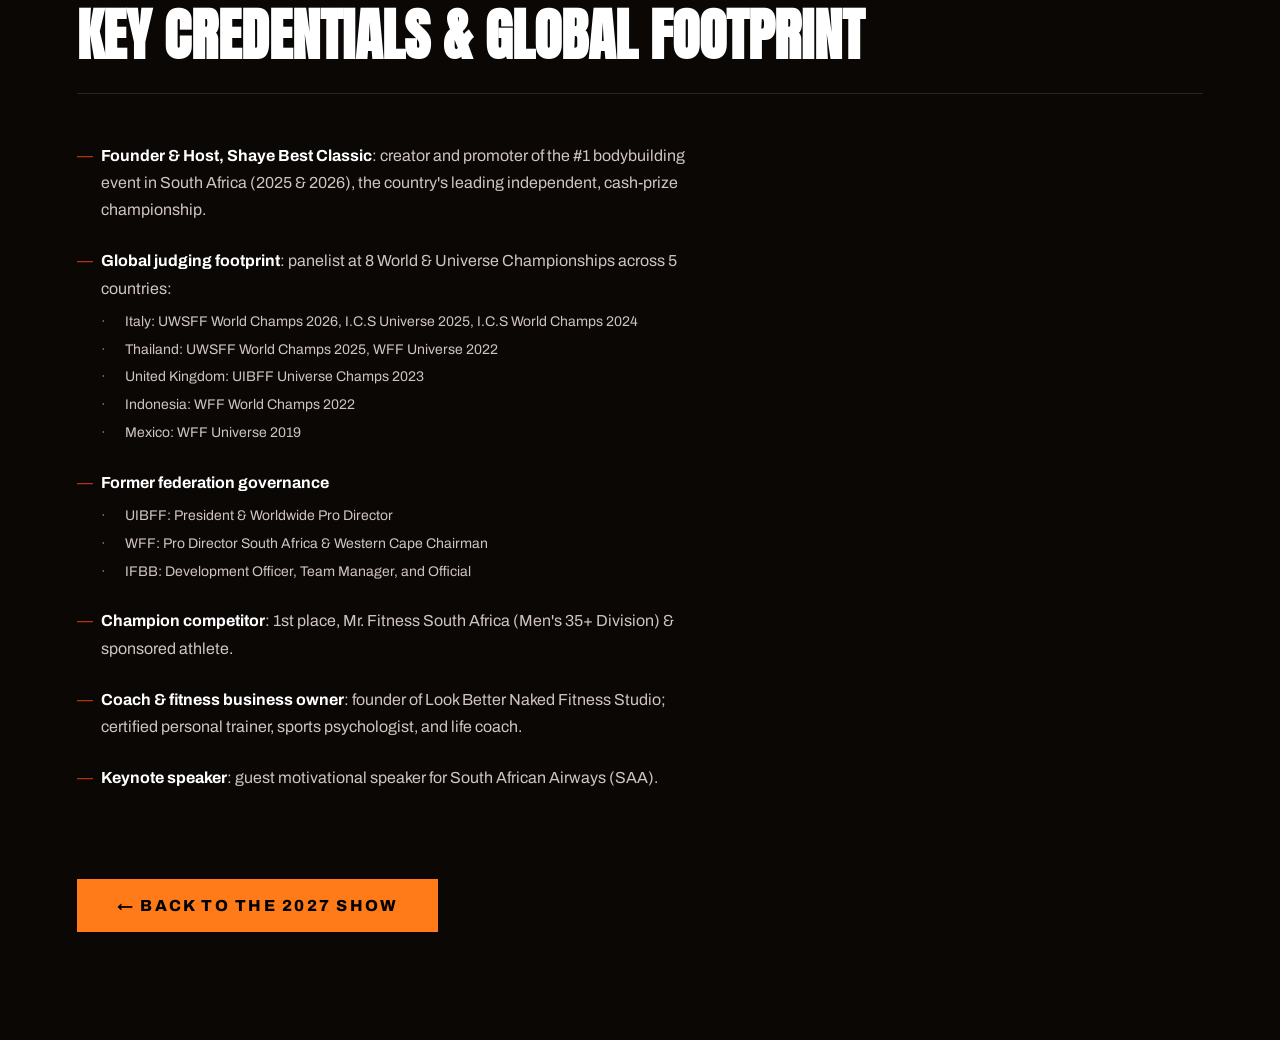
<file: about/index.html>
<!doctype html>
<html lang="en">
<head>
<meta charset="utf-8"><meta name="viewport" content="width=device-width,initial-scale=1">
<title>Shaye Best · International Judge and Founder of the Shaye Best Classic</title>
<meta name="description" content="Shaye Best is an international bodybuilding and fitness judge, independent promoter and founder of the Shaye Best Classic in Cape Town, South Africa.">
<link rel="canonical" href="https://shaye.best/about/">
<meta property="og:title" content="Shaye Best · His story">
<meta property="og:description" content="International bodybuilding and fitness judge, independent promoter and founder of the Shaye Best Classic.">
<meta property="og:image" content="https://shaye.best/assets/2027/og-2027.jpg">
<meta property="og:url" content="https://shaye.best/about/">
<meta property="og:type" content="profile">
<script type="application/ld+json">
{
 "@context": "https://schema.org",
 "@type": "ProfilePage",
 "url": "https://shaye.best/about/",
 "mainEntity": {
  "@type": "Person",
  "@id": "https://shaye.best/about/#shaye",
  "name": "Shaye Best",
  "url": "https://shaye.best/about/",
  "image": "https://shaye.best/assets/shaye-portrait.webp",
  "jobTitle": "International Bodybuilding and Fitness Judge",
  "description": "Shaye Best is an international bodybuilding and fitness judge, independent promoter and founder of the Shaye Best Classic in Cape Town, South Africa.",
  "knowsAbout": ["Bodybuilding judging", "Physique sport", "Event promotion", "Personal training"],
  "affiliation": { "@id": "https://shaye.best/#org" }
 }
}
</script>
<meta name="twitter:card" content="summary_large_image">
<meta name="theme-color" content="#0A0705">
<link rel="icon" href="../favicon.ico" sizes="any">
<link rel="icon" type="image/png" sizes="192x192" href="../assets/icon-192.png">
<link rel="apple-touch-icon" href="../apple-touch-icon.png">
<link rel="preconnect" href="https://fonts.googleapis.com">
<link rel="preconnect" href="https://fonts.gstatic.com" crossorigin>
<link href="https://fonts.googleapis.com/css2?family=Anton&family=Archivo:wdth,wght@62..125,100..900&display=swap" rel="stylesheet">
<link rel="stylesheet" href="../css/style.css">
</head>
<body>
<main>
  <section id="bio" aria-label="Shaye Best: his story">
    <div class="bio-grid">
      <div class="sh-portrait">
        <img src="../assets/shaye-portrait.webp" alt="Shaye Best on stage at the Shaye Best Classic" width="1024" height="1280">
      </div>
      <div>
        <p class="label">Shaye Best</p>
        <h1 class="cond" style="font-size:clamp(2.4rem,7vw,5.5rem);margin:.4rem 0 1rem">His story</h1>
        <p class="bio-role">International Bodybuilding &amp; Fitness Judge · Founder of the Shaye Best Classic · Independent Promoter</p>
      </div>
    </div>

    <div class="bio-copy">
      <p>With over a decade of experience as a champion athlete, international judge, and independent event promoter, I have dedicated my career to evaluating, elevating, and championing top-tier physique athletes across the globe.</p>
      <p>My foundation in the fitness industry was built on stage as a competitive athlete, securing back-to-back podium finishes at Mr. Fitness South Africa (including 1st place in the Men's 35+ Division) and competing as a sponsored athlete. Transitioning from competitor to official, I qualified as a bodybuilding judge in 2015 and rapidly built an elite global resume.</p>
      <p>To date, I have served as an official panelist at 8 World and Universe Championships across five international destinations (Italy, Thailand, the United Kingdom, Indonesia, and Mexico), evaluating competitors for major global bodies including UWSFF, I.C.S, UIBFF, WFF, and NABBA.</p>
      <p>Having previously held high-level leadership and governance roles across major federations (including serving as UIBFF President and Worldwide Pro Director, WFF Pro Director South Africa and WFF Western Cape Chairman, and IFBB Development Officer), I chose to break free from traditional federation constraints to stand truly independent. Unaffiliated and driven purely by athlete-first values, I founded the Shaye Best Classic. Built as an open, cash-prize championship where any athlete can compete regardless of affiliation, it has officially cemented its status as the #1 bodybuilding and fitness event in South Africa for both 2025 and 2026.</p>
      <p>Beyond the competition stage, I am a gym owner (Look Better Naked Fitness Studio), certified life coach, sports psychologist, personal trainer, and motivational speaker who has addressed corporate audiences including South African Airways (SAA). Whether judging world championships overseas, promoting South Africa's premier independent show, or coaching athletes to success, my mandate remains singular: driving excellence, absolute integrity, and freedom in physique sports.</p>
    </div>

    <div class="sec-head" style="margin-top:5rem"><h2>Key credentials &amp; global footprint</h2></div>
    <ul class="bio-cred">
      <li><strong>Founder &amp; Host, Shaye Best Classic</strong>: creator and promoter of the #1 bodybuilding event in South Africa (2025 &amp; 2026), the country's leading independent, cash-prize championship.</li>
      <li><strong>Global judging footprint</strong>: panelist at 8 World &amp; Universe Championships across 5 countries:
        <ul>
          <li>Italy: UWSFF World Champs 2026, I.C.S Universe 2025, I.C.S World Champs 2024</li>
          <li>Thailand: UWSFF World Champs 2025, WFF Universe 2022</li>
          <li>United Kingdom: UIBFF Universe Champs 2023</li>
          <li>Indonesia: WFF World Champs 2022</li>
          <li>Mexico: WFF Universe 2019</li>
        </ul>
      </li>
      <li><strong>Former federation governance</strong>
        <ul>
          <li>UIBFF: President &amp; Worldwide Pro Director</li>
          <li>WFF: Pro Director South Africa &amp; Western Cape Chairman</li>
          <li>IFBB: Development Officer, Team Manager, and Official</li>
        </ul>
      </li>
      <li><strong>Champion competitor</strong>: 1st place, Mr. Fitness South Africa (Men's 35+ Division) &amp; sponsored athlete.</li>
      <li><strong>Coach &amp; fitness business owner</strong>: founder of Look Better Naked Fitness Studio; certified personal trainer, sports psychologist, and life coach.</li>
      <li><strong>Keynote speaker</strong>: guest motivational speaker for South African Airways (SAA).</li>
    </ul>

    <a class="cta" href="../" style="margin-top:4rem">← Back to the 2027 show</a>
  </section>
</main>
</body>
</html>
</file>
<file: css/style.css>
:root{
  --void:#0A0705; --ember:#FF7A18; --flame:#C63A0F;
  --blaze:#FFC24A; --ash:#8E7E78; --bone:#FFFFFF;
  --rule:rgba(255,255,255,.12);
  --pad:clamp(1.5rem,6vw,6rem);
  --label:.75rem; --label-s:.6875rem; --section-y:clamp(5rem,12vh,9rem);
}
*{margin:0;padding:0;box-sizing:border-box}
/* scroll-padding-bottom keeps a keyboard-focused element clear of the fixed #rail. */
html{scroll-behavior:smooth;color-scheme:dark;scroll-padding-bottom:4rem}
body{background:var(--void);color:var(--bone);
  font-family:'Archivo',system-ui,sans-serif;overflow-x:hidden;
  -webkit-font-smoothing:antialiased}
img,svg{max-width:100%;display:block}
.cond{font-family:'Anton',sans-serif;text-transform:uppercase;letter-spacing:-.02em;line-height:.9}
.wide{font-variation-settings:'wdth' 125,'wght' 800;text-transform:uppercase;letter-spacing:.02em}
.label{font-variation-settings:'wdth' 100,'wght' 600;font-size:var(--label);
  letter-spacing:.34em;text-transform:uppercase;color:var(--ash)}
.cta{display:inline-flex;align-items:center;gap:.75rem;background:var(--ember);color:#000;
  text-decoration:none;font-variation-settings:'wdth' 100,'wght' 800;text-transform:uppercase;
  font-size:1rem;letter-spacing:.14em;padding:1.125rem 2.5rem;transition:background .25s,filter .25s}
.cta:hover,.cta:focus-visible{background:var(--blaze)}
.cta:active{filter:brightness(.85);transition-duration:0s}
/* Press scale is touch-only: on desktop the CTAs are magnetic (motion.js writes
   their transform every frame), so a transform transition there lags the magnet. */
@media (hover:none){
  .cta{transition:background .25s,filter .25s,transform .15s cubic-bezier(.4,0,.2,1)}
  .cta:active{transform:scale(.97)}
}
:focus-visible{outline:2px solid var(--blaze);outline-offset:3px}
section{padding:var(--section-y) var(--pad)}
.sec-head{display:flex;align-items:baseline;justify-content:space-between;gap:1rem;
  flex-wrap:wrap;border-bottom:1px solid var(--rule);padding-bottom:1rem;margin-bottom:3rem}
.sec-head h2{font-family:'Anton',sans-serif;text-transform:uppercase;
  font-size:clamp(1.75rem,5vw,3.5rem);overflow-wrap:anywhere}
.visually-hidden{position:absolute;width:1px;height:1px;overflow:hidden;clip:rect(0 0 0 0);white-space:nowrap}
#hero{position:relative;min-height:100svh;display:grid;place-items:center;
  padding:12vh var(--pad) 8vh;overflow:hidden;text-align:center}
.flame-layer{position:absolute;inset:0;width:100%;height:100%;
  background-position:center;background-size:cover;background-repeat:no-repeat;pointer-events:none}
.flame-layer.flame-1{background-image:url('../assets/flames/flame-1.webp');opacity:.55}
.flame-layer.flame-2{background-image:url('../assets/flames/flame-2.webp');opacity:.7}
.flame-layer.flame-3{background-image:url('../assets/flames/flame-3.webp');opacity:.85}
/* The reel's fire loop, screen-blended under the veil. Opacity 0 until `playing`
   fires (flames.js adds .has-fire); the CSS flame layers stay the fallback. */
.fire-loop{position:absolute;inset:0;width:100%;height:100%;object-fit:cover;object-position:50% 60%;
  mix-blend-mode:screen;opacity:0;pointer-events:none;transition:opacity 1.2s ease-out}
#hero.has-fire .fire-loop{opacity:.72}
html.reduced .fire-loop{display:none}
.hero-veil{position:absolute;inset:0;background:
  radial-gradient(120% 80% at 50% 42%, transparent 0%, rgba(10,7,5,.55) 55%, var(--void) 88%),
  linear-gradient(to bottom, rgba(10,7,5,.7) 0%, transparent 32%, transparent 58%, var(--void) 97%)}
/* Full-body key art. Desktop: the 9:16 art stands full-height on the right at
   its exact aspect, inner edge fading into the fire, and the stack sits left of
   it so nothing covers the figures (a centred stack hid them on any landscape
   screen). Phone: the art covers, the stack stays centred. */
.hero-art{position:absolute;inset:0 0 0 auto;width:auto;aspect-ratio:1536/2688;
  background:url('../assets/2027/keyart-full-1536.webp') center/cover no-repeat;
  -webkit-mask-image:linear-gradient(90deg,transparent 0,#000 9%,#000 100%);
          mask-image:linear-gradient(90deg,transparent 0,#000 9%,#000 100%)}
@media (max-width:820px){.hero-art{inset:0;width:100%;aspect-ratio:auto;
  background-image:url('../assets/2027/keyart-full-900.webp');background-position:center 40%;
  -webkit-mask-image:none;mask-image:none}}
/* logo-white-lockup.svg's viewBox is pre-cropped to 780:302 so the old baked
   year row falls outside the artwork; this clip is belt-and-braces. */
.lockup-clip{position:relative;margin:1.5rem auto 0;width:min(88vw,900px);aspect-ratio:780/302;overflow:hidden}
#logo-lockup{position:absolute;inset:0 0 auto 0;color:var(--bone)}
#logo-lockup svg{width:100%;height:auto}
.hero-year{font-size:clamp(3.4rem,11vw,8.5rem);color:var(--blaze);margin-top:.25rem;
  text-shadow:0 0 40px rgba(255,122,24,.55);font-variant-numeric:tabular-nums}
#countdown[hidden],#countdown-label[hidden]{display:none}
/* TBC chip */
.tbc{display:inline-flex;align-items:baseline;gap:.5rem}
.tbc-v{color:#CFC4BF}
.tbc-chip{display:inline-block;font-family:'Archivo',sans-serif;font-variation-settings:'wdth' 100,'wght' 700;
  font-size:var(--label-s);letter-spacing:.22em;text-transform:uppercase;color:var(--blaze);
  border:1px solid rgba(255,194,74,.55);padding:.15rem .4rem;border-radius:2px;vertical-align:middle;line-height:1}
/* Cash-prize currency note: solid blaze so it reads as the one thing to notice */
.zar-note{display:inline-block;margin-top:.6rem;font-family:'Archivo',sans-serif;font-variation-settings:'wdth' 100,'wght' 800;
  font-size:.75rem;letter-spacing:.14em;text-transform:uppercase;color:var(--void);background:var(--blaze);
  padding:.3rem .55rem;border-radius:2px;line-height:1.1}
/* Loading bar motif */
.load-bar{position:relative;height:6px;background:rgba(255,255,255,.08);overflow:visible}
.load-fill{position:absolute;inset:0;background:linear-gradient(90deg,var(--flame),var(--ember),var(--blaze));
  transform-origin:left center;transform:scaleX(0);box-shadow:0 0 18px rgba(255,122,24,.6)}
.load-label{position:absolute;right:0;top:12px;font-size:var(--label-s);letter-spacing:.3em;text-transform:uppercase;color:var(--ash)}
.load-bar-sm{margin:0 0 3.5rem}
#embers{position:absolute;inset:0;width:100%;height:100%;z-index:1;pointer-events:none}
html.reduced #embers{display:none}
.hero-inner{position:relative;z-index:2;width:100%;max-width:1200px}
#presents{display:flex;flex-direction:column;align-items:center;gap:.75rem}
#presents img{width:min(230px,56vw);height:auto;opacity:.92}
#presents a:hover img,#presents a:focus-visible img{opacity:1}
.closer-presenter{display:flex;flex-direction:column;align-items:center;gap:.75rem;
  margin-top:3.5rem;text-decoration:none}
.closer-presenter img{width:min(200px,52vw);height:auto;opacity:.8;transition:opacity .25s}
.closer-presenter:hover img,.closer-presenter:focus-visible img{opacity:1}
.sec-head .label a{color:inherit}
.soc-row{display:flex;gap:1rem;margin-top:1.5rem}
.soc{display:grid;place-items:center;width:44px;height:44px;color:var(--bone);
  border:1px solid rgba(255,122,24,.5);transition:color .25s,border-color .25s,transform .25s}
.soc svg{width:22px;height:22px}
.soc:hover,.soc:focus-visible{color:var(--ember);border-color:var(--ember);transform:translateY(-2px)}
.logo-hot{position:absolute;inset:0;color:var(--blaze);
  --sweep:-40%; --glow:0;
  filter:drop-shadow(0 0 calc(var(--glow) * 26px) var(--ember));
  -webkit-mask-image:linear-gradient(66deg,
    transparent calc(var(--sweep) - 22%), #000 var(--sweep), transparent calc(var(--sweep) + 22%));
          mask-image:linear-gradient(66deg,
    transparent calc(var(--sweep) - 22%), #000 var(--sweep), transparent calc(var(--sweep) + 22%));
  -webkit-mask-size:100% 100%; mask-size:100% 100%;
  pointer-events:none}
.logo-hot path,.logo-hot polygon{fill:var(--blaze) !important}
html.reduced .logo-hot{display:none}
#hero-facts{margin:2.5rem auto 0;display:flex;gap:clamp(1rem,4vw,3.5rem);justify-content:center;
  flex-wrap:wrap;border-top:1px solid var(--rule);padding-top:1.5rem;max-width:900px}
#hero-facts dd{font-size:clamp(1rem,2vw,1.5rem);margin-top:.25rem}
#countdown{display:flex;gap:clamp(.75rem,2.5vw,2rem);justify-content:center;margin:.75rem 0 0;
  font-variant-numeric:tabular-nums}
#countdown span{display:flex;flex-direction:column;align-items:center}
#countdown b{font-family:'Anton',sans-serif;font-size:clamp(1.6rem,4.5vw,3rem);color:var(--ember);font-weight:400;font-variant-numeric:tabular-nums}
#countdown i{font-style:normal;font-size:var(--label-s);letter-spacing:.28em;text-transform:uppercase;color:var(--ash)}
#countdown-label{margin-top:2rem}
#hero-cta{margin-top:2rem}
/* Desktop split for the full-body key art: sits after every hero rule it
   overrides (same specificity, so source order decides). */
@media (min-width:821px){
  #hero{justify-items:start;text-align:left;padding-top:6vh}  /* short laptops (768-800 tall): keeps the CTA clear of the rail; tall screens centre the stack anyway */
  .hero-veil{background:
    radial-gradient(90% 90% at 78% 50%, transparent 0%, rgba(10,7,5,.35) 60%, var(--void) 100%),
    linear-gradient(to bottom, rgba(10,7,5,.6) 0%, transparent 28%, transparent 62%, var(--void) 97%)}
  .hero-inner{max-width:min(58vw,760px)}
  #presents{align-items:flex-start}
  .lockup-clip{margin-left:0;width:min(52vw,680px,72vh)}  /* 72vh: the stack fits 720px-tall laptops */
  #hero-facts,#countdown{justify-content:flex-start;margin-left:0;max-width:none}
}
@media (prefers-reduced-motion: reduce){
  html{scroll-behavior:auto}
  *,*::before,*::after{animation-duration:.001ms!important;animation-iteration-count:1!important;
    transition-duration:.001ms!important}
}
.ep-head{text-align:center;margin-bottom:1.5rem}
.ep-track-wrap{position:relative;overflow:hidden}
.ep-track-wrap::before,.ep-track-wrap::after{content:'';position:absolute;top:0;bottom:0;width:8vw;z-index:2;pointer-events:none}
.ep-track-wrap::before{left:0;background:linear-gradient(90deg,var(--void),transparent)}
.ep-track-wrap::after{right:0;background:linear-gradient(-90deg,var(--void),transparent)}
.ep-track{display:flex;gap:1rem;width:max-content;animation:ep-scroll 34s linear infinite}
.ep-dup{display:contents}
.ep-track:hover{animation-play-state:paused}
.ep-track-wrap.kb .ep-track{animation:none}  /* keyboard focus inside: strip at rest (js/motion.js keyboardMarquee) */
.ep-track img{height:280px;width:auto;border-radius:2px;box-shadow:0 12px 30px rgba(0,0,0,.5);opacity:0;transition:opacity .5s ease}
@keyframes ep-scroll{from{transform:translateX(0)}to{transform:translateX(-50%)}}
@media (max-width:640px){.ep-track img{height:180px}}
html.reduced .ep-track{animation:none}
.ep-track img.is-loaded,html.reduced .ep-track img{opacity:1}
@media (max-width:820px){
  :root{--section-y:clamp(3.5rem,9vh,5rem)}
  #hero-facts{gap:1.5rem}
}
.calc-grid{display:grid;grid-template-columns:repeat(auto-fit,minmax(min(300px,100%),1fr));gap:4rem;align-items:center}
.calc-grid .label+h2{margin-top:1rem}
.calc-grid h2{font-size:clamp(1.75rem,5vw,3.5rem);line-height:1}
.calc-copy{color:#CFC4BF;margin-top:1rem;line-height:1.7;max-width:44ch}
.calc-box{border:1px solid rgba(255,122,24,.4);padding:2.5rem}
.calc-box input{width:100%;background:transparent;border:0;border-bottom:1px solid rgba(255,255,255,.25);
  color:var(--bone);font-family:'Anton',sans-serif;font-size:2.5rem;padding:.5rem 0}
.calc-box input:focus{outline:none;border-color:var(--ember);box-shadow:0 1px 0 var(--ember)}
.calc-r{display:block;font-size:clamp(1.75rem,6vw,3.5rem);color:var(--ember);margin:.25rem 0 .5rem;font-variant-numeric:tabular-nums}
/* Competition info: two paths, each a fuse that burns down as it scrolls
   past (info.js drives --p 0..1 on .path; stops get .lit as the spark passes). */
#info .sec-head{margin-bottom:2rem}
.info-pick{display:grid;grid-template-columns:1fr 1fr;gap:.75rem;margin-bottom:3rem}
.info-pick a{display:flex;align-items:center;justify-content:center;min-height:52px;padding:.75rem 1rem;
  border:1px solid rgba(255,122,24,.45);color:var(--bone);text-decoration:none;text-align:center;
  font-variation-settings:'wdth' 100,'wght' 700;font-size:.8125rem;letter-spacing:.16em;text-transform:uppercase;
  transition-property:background-color,border-color;transition-duration:.2s;transition-timing-function:ease-out}
.info-pick a:hover,.info-pick a:focus-visible{background:rgba(255,122,24,.12);border-color:var(--ember)}
.info-pick a:active{background:rgba(255,122,24,.22)}
.info-paths{display:grid;gap:5rem}
.path{--p:0;--hue:var(--ember);scroll-margin-top:1.5rem}
.path-spectators{--hue:var(--blaze)}
.path h3{font-size:clamp(2.5rem,7vw,4.5rem);text-wrap:balance}
.fuse-wrap{position:relative;margin-top:2.25rem;padding-left:2.5rem}
.fuse-wrap::before,.fuse-wrap::after{content:'';position:absolute;left:6px;top:.6rem;bottom:2.4rem;width:2px}
.fuse-wrap::before{background:repeating-linear-gradient(to bottom,rgba(255,255,255,.22) 0 7px,transparent 7px 11px)}
.fuse-wrap::after{background:linear-gradient(to bottom,var(--flame),var(--hue));
  transform-origin:top;transform:scaleY(var(--p));box-shadow:0 0 10px 1px rgba(255,122,24,.45)}
.fuse-spark{position:absolute;left:7px;top:calc(.6rem + var(--p) * (100% - 3rem));z-index:1;
  width:18px;height:18px;margin:-9px 0 0 -9px;border-radius:50%;pointer-events:none;
  background:radial-gradient(circle,#fff 0 18%,var(--blaze) 34%,var(--hue) 52%,rgba(198,58,15,0) 72%);
  animation:spark 140ms steps(2) infinite alternate;transition:opacity .4s ease-out}
.path.burnt .fuse-spark{opacity:0}
@keyframes spark{to{transform:scale(1.35) rotate(40deg);filter:brightness(1.3)}}
.fuse{list-style:none}
.fuse li{position:relative}
.fuse li::before{content:'';position:absolute;left:calc(-2.5rem + 1px);top:.45rem;width:12px;height:12px;
  border-radius:50%;background:var(--void);border:2px solid var(--ash);
  transition-property:background-color,border-color,box-shadow;transition-duration:.35s;transition-timing-function:ease-out}
.fuse li.lit::before{background:var(--hue);border-color:var(--hue);box-shadow:0 0 0 5px rgba(255,122,24,.16),0 0 18px 2px var(--hue)}
.fuse-day{padding-bottom:1.5rem;font-variation-settings:'wdth' 100,'wght' 700;font-size:var(--label);
  letter-spacing:.3em;text-transform:uppercase;color:var(--bone)}
.fuse .fuse-day::before{border-radius:2px;transform:rotate(45deg)}
.stop{padding-bottom:2.25rem}
.stop-time{font-family:'Anton',sans-serif;font-size:clamp(1.75rem,5vw,2.5rem);line-height:1;color:var(--ash);
  font-variant-numeric:tabular-nums;transition:color .35s ease-out}
.stop.lit .stop-time{color:var(--hue)}
.stop-what{margin-top:.4rem;font-variation-settings:'wdth' 100,'wght' 700;font-size:1.0625rem;
  text-transform:uppercase;letter-spacing:.06em}
.stop-d{margin-top:.4rem;color:#CFC4BF;line-height:1.6;max-width:44ch;text-wrap:pretty}
.prices{border-top:1px solid var(--rule)}
.price{display:flex;align-items:center;justify-content:space-between;gap:1rem;padding:1.25rem 0;border-bottom:1px solid var(--rule)}
.price dt{font-variation-settings:'wdth' 100,'wght' 700;text-transform:uppercase;letter-spacing:.06em;font-size:.9375rem;text-wrap:balance}
.price dt span{display:block;margin-top:.35rem;font-size:var(--label-s);letter-spacing:.24em;color:var(--ash);
  font-variation-settings:'wdth' 100,'wght' 600}
.price dd{font-size:clamp(2.5rem,7vw,3.5rem);line-height:1;color:var(--hue);font-variant-numeric:tabular-nums;white-space:nowrap}
.path-cta{margin-top:2rem}
.info-venue{margin-top:4.5rem;padding-top:1.5rem;border-top:1px solid var(--rule);display:flex;flex-wrap:wrap;
  align-items:baseline;gap:.5rem 1.5rem;font-family:'Anton',sans-serif;text-transform:uppercase;
  font-size:clamp(1.25rem,3vw,1.75rem);line-height:1.25}
.info-venue .label{font-family:'Archivo',sans-serif}
.info-venue a{display:inline-flex;align-items:center;min-height:44px;font-family:'Archivo',sans-serif;
  font-variation-settings:'wdth' 100,'wght' 700;font-size:.8125rem;letter-spacing:.16em;color:var(--ember);text-decoration:none}
.info-venue a:hover,.info-venue a:focus-visible{color:var(--blaze)}
html.reduced .fuse-spark{display:none}
@media (min-width:821px){
  .info-pick{display:none}
  /* Subgrid lines up heading, fuse, prices and CTA rows across both paths. */
  .info-paths{grid-template-columns:1fr 1fr;grid-template-rows:repeat(4,auto);gap:0}
  .path{display:grid;grid-row:span 4;grid-template-rows:subgrid;padding:0 clamp(2rem,4vw,4.5rem)}
  .fuse-wrap,.prices{align-self:start}
  .path-cta{justify-self:start}
  .path:first-child{padding-left:0}
  .path+.path{padding-right:0;border-left:1px solid var(--rule)}
}
.partner-grid{display:grid;grid-template-columns:repeat(auto-fit,minmax(min(320px,100%),1fr));gap:2rem}
.partner{border:1px solid var(--rule);padding:2rem}
.partner h3{font-family:'Anton',sans-serif;font-size:1.75rem;text-transform:uppercase}
.partner .role{color:var(--ember);font-size:.75rem;letter-spacing:.18em;text-transform:uppercase;margin-top:.25rem}
.partner .contact{margin-top:.25rem;color:#CFC4BF;font-size:.875rem}
.partner table{width:100%;margin:1.5rem 0;border-collapse:collapse}
.partner td{padding:.5rem 0;border-bottom:1px solid rgba(255,255,255,.08);font-size:.875rem}
.partner td:last-child{text-align:right;font-family:'Anton',sans-serif;color:var(--ember)}
.partner ul{list-style:none}
.partner li{color:#CFC4BF;font-size:.875rem;line-height:1.6;padding-left:1rem;position:relative;max-width:65ch}
.partner li+li{margin-top:.5rem}
.partner li::before{content:'—';position:absolute;left:0;color:var(--flame)}
.social-body{display:grid;grid-template-columns:repeat(auto-fit,minmax(min(280px,100%),1fr));gap:2.5rem}
.social-body p{color:#CFC4BF;line-height:1.7;max-width:65ch}
.tags{display:flex;gap:.5rem;flex-wrap:wrap;margin:1rem 0}
.tags span{border:1px solid rgba(255,122,24,.5);color:var(--ember);padding:.5rem 1rem;font-size:.75rem}

.sponsor-title{border:1px solid var(--ember);padding:3rem 2rem;text-align:center;margin-bottom:1px;
  background:linear-gradient(180deg,rgba(255,122,24,.12),transparent)}
.sponsor-title img{margin:1rem auto 0;max-height:90px;width:auto}
.sponsor-grid{background:var(--rule)}
.sp-marquee{overflow:hidden}
.sp-track{display:flex;width:max-content}
.sp-dup{display:contents}
.sp{background:var(--void);min-height:150px;display:grid;place-items:center;padding:1.5rem;position:relative}
.sp-track .sp{flex:0 0 190px;margin-right:1px}
.sp img{max-height:64px;width:auto;transition:opacity .3s}
.sp img[src*="/refresche"]{max-height:96px}      /* near-square stacked logo: 64px made the name unreadable */
.sp .colour{position:absolute;opacity:0}
.sp:hover .colour,.sp:focus-within .colour{opacity:1}
.sp:hover .white,.sp:focus-within .white{opacity:0}

html.reduced .sp-marquee{display:grid;grid-template-columns:repeat(auto-fit,minmax(min(190px,100%),1fr));gap:1px;overflow:visible}
html.reduced .sp-track{display:contents}
html.reduced .sp-dup{display:none}
html.reduced .sp-track .sp{margin-right:0}
.venue-grid{display:grid;grid-template-columns:repeat(auto-fit,minmax(min(300px,100%),1fr));gap:2.5rem;align-items:start}
.venue-grid iframe{width:100%;aspect-ratio:16/10;border:1px solid var(--rule);filter:grayscale(1) invert(.92) hue-rotate(180deg)}
.venue-grid .addr{font-family:'Anton',sans-serif;font-size:1.75rem;text-transform:uppercase;line-height:1.3}
.venue-grid a{color:var(--ember);display:inline-block;padding:.5rem 0}
.faq-list details{border-bottom:1px solid var(--rule)}
.faq-list summary{cursor:pointer;padding:1.5rem 0;font-variation-settings:'wdth' 100,'wght' 700;
  font-size:1rem;list-style:none;display:flex;justify-content:space-between;gap:1rem}
.faq-list summary::-webkit-details-marker{display:none}
.faq-list summary::after{content:'+';color:var(--ember);font-family:'Anton',sans-serif}
.faq-list details[open] summary::after{content:'–'}
.faq-list p{padding:0 0 1.5rem;color:#CFC4BF;line-height:1.7;max-width:65ch}
#closer{text-align:center;position:relative;overflow:hidden;padding:clamp(6rem,18vh,12rem) var(--pad);display:flex;flex-direction:column;
  align-items:center;justify-content:center;min-height:100svh}
/* A champion stepping forward, fading in once the section approaches — the
   fire and hero's key art both stay their own separate things, this is the
   first real footage on this section (was void + glow + text only). */
/* 2px short of the edge: the video layer rounds differently from the veil on
   a fractional section bottom and left a 1px row of lit footage on the seam. */
.cl-champ{position:absolute;inset:0;width:100%;height:calc(100% - 2px);object-fit:cover;object-position:50% 18%;
  opacity:0;transition:opacity 1.2s ease-out;z-index:0}
#closer.champ-live .cl-champ{opacity:1}
#closer::before{content:'';position:absolute;inset:0;pointer-events:none;z-index:1;
  background:linear-gradient(to bottom,var(--void) 0%,rgba(10,7,5,.35) 22%,rgba(10,7,5,.55) 62%,var(--void) 97%)}
#closer .glow{position:absolute;left:50%;top:58%;width:120vw;height:60vh;transform:translate(-50%,-50%);z-index:1;
  background:radial-gradient(50% 50% at 50% 50%,rgba(255,122,24,.28),transparent 70%);pointer-events:none}
#closer h2,#closer .cta,#closer #closer-presenter{position:relative;z-index:2}
#closer h2{font-size:clamp(2.5rem,9vw,6.5rem);margin-bottom:2.5rem}
html.reduced #closer{min-height:auto}
#foot{padding:4rem var(--pad);border-top:1px solid var(--rule);display:flex;justify-content:space-between;
  gap:2rem;flex-wrap:wrap;color:#CFC4BF;font-size:.875rem}
#foot a{color:#CFC4BF;display:inline-block;padding:.5rem 0}
#foot .credit{flex-basis:100%;color:var(--ash);font-size:.75rem}
#foot .credit a{color:var(--ash);text-decoration:underline}
label[for="height"],#calc-band{color:#CFC4BF}
#gathering{position:relative;height:100svh;padding:0;overflow:hidden;display:grid;place-items:center}
/* The plate carries the still and the five throne glows together through the
   1.08 scroll push. Glows are placed by gathering.js from the still's cover
   maths; each crown ignites as light in the fire (screen), stretched along
   the pillar, so the figure below stays shadowed. */
.g-plate{position:absolute;inset:0;transform-origin:center}
.g-bg{position:absolute;inset:0;width:100%;height:100%;object-fit:cover;object-position:center 30%}
.g-glow{position:absolute;width:13vw;min-width:120px;max-width:240px;aspect-ratio:1/1.7;border-radius:50%;
  transform:translate(-50%,-50%);opacity:0;pointer-events:none;mix-blend-mode:screen;
  background:radial-gradient(ellipse at center,rgba(255,194,74,.75),rgba(255,122,24,.35) 45%,transparent 70%);filter:blur(12px)}
.g-glow.fifth{width:calc(13vw * 1.6);max-width:380px;aspect-ratio:1/1.3;
  background:radial-gradient(ellipse at center,rgba(255,214,120,.95),rgba(255,122,24,.5) 45%,transparent 72%)}
html.reduced .g-glow{opacity:.8}
html.reduced .g-glow.fifth{opacity:.9}
.g-veil{position:absolute;inset:0;background:
  linear-gradient(to bottom,var(--void) 0%,rgba(10,7,5,.2) 25%,rgba(10,7,5,.35) 70%,var(--void) 100%)}
.g-copy{position:relative;z-index:2;text-align:center;padding:0 var(--pad)}
.g-line{font-size:clamp(2.5rem,7.5vw,6.5rem);margin-top:1rem}
.g-l1{display:inline-block;color:var(--bone)}
.g-l2{display:inline-block;color:var(--blaze)}
html.reduced #gathering{height:auto;min-height:70svh;padding:var(--section-y) var(--pad)}
/* Climb: no pin, no sideways motion anywhere — Troy flagged the old
   desktop rail-pan as unwanted (same "sideways" complaint he's made
   before). One calm layout on both breakpoints: the lava-stairs footage
   covers the section and is scrubbed by the scroll (the camera climbs as
   you do), the static plate under it pans gently as the fallback, real
   fire ambience loops on top, all behind a wrapping grid of ledges that
   land with a scale/blur impact + a brief ember-glow flare (the summit
   beat crossfades' language, not a new device).
   --y anchor: only used when JS never runs (js-pan/reduced override it). */
#climb{position:relative;height:auto;min-height:100svh;padding:var(--section-y) var(--pad);overflow:hidden;--y:100%}
.c-bg{position:absolute;inset:0;width:100%;height:100%;object-fit:cover;object-position:50% var(--y)}
#climb.js-pan .c-bg{inset:auto;top:0;left:0;height:auto;min-height:100%;object-position:50% 0}
.c-clip{position:absolute;inset:0;width:100%;height:100%;object-fit:cover;opacity:0;transition:opacity 1.2s ease-out}
#climb.clip-live .c-clip{opacity:1}
#climb.clip-live .c-bg{opacity:0}
.c-fire{position:absolute;inset:0;width:100%;height:100%;object-fit:cover;object-position:50% 70%;
  mix-blend-mode:screen;opacity:0;pointer-events:none;transition:opacity 1.2s ease-out}
.c-fire.is-live{opacity:.4}
.c-veil{position:absolute;inset:0;background:
  linear-gradient(to bottom,var(--void) 0%,rgba(10,7,5,.15) 20%,rgba(10,7,5,.35) 60%,var(--void) 100%)}
.c-head{position:relative;z-index:2;margin-bottom:2rem}
.c-head h2{font-size:clamp(1.75rem,6vw,3.5rem)}
.c-rail{position:relative;z-index:2;display:flex;flex-wrap:wrap;justify-content:center;gap:1.5rem;padding:0 0 4rem}
.c-side{flex:0 0 100%;text-align:center;color:var(--ember);font-size:.875rem;letter-spacing:.18em;text-transform:uppercase;margin-top:1rem}
.c-side:first-child{margin-top:0}
.ledge{flex:0 0 min(340px,90vw);background:rgba(10,7,5,.78);border:1px solid rgba(255,122,24,.35);
  padding:1.5rem;backdrop-filter:blur(6px);will-change:transform,filter,box-shadow}
.ledge h3{font-size:1.75rem;margin:.5rem 0 1rem;color:var(--blaze);line-height:1}
.ledge ul{list-style:none;color:#CFC4BF;font-size:.875rem;line-height:1.8}
.ledge li::before{content:'—';color:var(--flame);margin-right:.5rem}
.ledge li{padding-left:1.5em;text-indent:-1.5em}
.ledge-overall{margin-top:1.25rem;padding-top:1rem;border-top:1px solid rgba(255,122,24,.25);color:#CFC4BF;font-size:.875rem;line-height:1.6}
.ledge-overall span{color:var(--ember);letter-spacing:.14em;text-transform:uppercase;font-size:.75rem;margin-right:.35rem}  /* wrapped lines hang under the text, not the dash */
/* Desktop: wide cards that fill the footage instead of a thin strip of 320px
   tiles. Two per row on small laptops (three would wrap the longer names),
   three per row (3 + 2) from 1200px; row and heading capped at 1400px. */
@media (min-width:821px){
  .c-head,.c-rail{max-width:1400px;margin-inline:auto}
  .c-rail{gap:1.5rem}
  .ledge{flex:0 0 calc((100% - 1.5rem) / 2);padding:2rem}
  .ledge h3{font-size:clamp(1.75rem,3.6vw,2.5rem);margin:.5rem 0 1rem}
  .ledge ul{font-size:1rem;line-height:1.7}
}
@media (min-width:1200px){
  .ledge{flex-basis:calc((100% - 3rem) / 3)}
  .ledge h3{font-size:clamp(1.75rem,2.6vw,2.5rem)}
}
html.reduced #climb{height:auto;padding:var(--section-y) var(--pad)}
html.reduced .c-bg{opacity:.35;object-position:50% 50%}
html.reduced .ledge{transform:none;flex-basis:auto}

/* Money: a pinned beat sequence, one full-bleed campaign character per
   division (King, Queen, the two challengers, the Classic champion), amount slamming + counting up, an
   ember burst on the landing (js/embers.js burst(), same mechanic the
   previous year's "judging" section used), then the R190 000 finale over
   all five thrones. Troy: "show the money similar to how we did it the
   first time" — this rebuilds that mechanic with 2027's assets. */
#summit{position:relative;height:100svh;padding:0;overflow:hidden;background:var(--void);--ix:0px;--iy:0px;--iw:100%;--ih:100%}
.s-stage{position:absolute;inset:0}
.s-a{position:absolute;inset:0;width:100%;height:100%;object-fit:contain;object-position:center;opacity:.55}
.s-beats{position:absolute;inset:0}
.s-beat{position:absolute;inset:0;opacity:0}
.s-beat-photo{position:absolute;inset:0;width:100%;height:100%;object-fit:cover;object-position:50% 14%}
/* The stage shows ~35% of each portrait's height: heads high for the
   enthroned King and the Queen, low for the rear-view challengers. */
.s-beat[data-key="mens-bb"] .s-beat-photo{object-position:50% 12%}
.s-beat[data-key="ladies-bb"] .s-beat-photo{object-position:50% 10%}
.s-beat[data-key="mens-physique"] .s-beat-photo{object-position:50% 70%}
.s-beat[data-key="ladies-bikini"] .s-beat-photo{object-position:50% 68%;transform:scaleX(-1)} /* she stands ~35% across her still, under the copy; mirrored she clears it (Troy) */
.s-beat::after{content:'';position:absolute;inset:0;pointer-events:none;
  background:linear-gradient(90deg,var(--void) 8%,rgba(10,7,5,.55) 42%,transparent 68%),
             linear-gradient(to top,var(--void) 0%,rgba(10,7,5,.25) 28%,transparent 55%)}
.s-beat-copy{position:absolute;left:var(--pad);top:50%;transform:translateY(-50%);max-width:min(480px,72vw);z-index:5}
.s-beat-copy .label{color:var(--ember);font-size:.875rem}
.s-amt{margin-top:.25rem;font-size:clamp(3rem,7vw,6.5rem);line-height:.88;font-variant-numeric:tabular-nums;
  background:linear-gradient(180deg,var(--blaze),var(--flame));-webkit-background-clip:text;background-clip:text;color:transparent}
.s-ru{margin-top:.5rem;font-size:.75rem;letter-spacing:.1em;text-transform:uppercase;color:#CFC4BF}
.s-ru b{color:var(--blaze);font-family:'Anton',sans-serif;font-weight:400;font-size:1.25rem;letter-spacing:0;font-variant-numeric:tabular-nums}
.s-beat-new .s-beat-copy .label{color:var(--blaze)}
.s-beat-finale .s-beat-copy{max-width:min(620px,80vw)}
.s-big{font-size:clamp(4.4rem,11vw,10rem);line-height:.85;filter:drop-shadow(0 0 26px rgba(255,122,24,.45))}
.s-beat-finale .wide{margin-top:.5rem;font-size:1rem;color:#E8E1DC}
.s-glow{position:absolute;width:calc(var(--iw) * .13);aspect-ratio:1;border-radius:50%;opacity:0;pointer-events:none;z-index:2;
  left:calc(var(--ix) + var(--iw) * var(--tx));top:calc(var(--iy) + var(--ih) * (var(--ty) + .12));transform:translate(-50%,-50%);
  background:radial-gradient(circle,rgba(255,194,74,.55),rgba(255,122,24,.25) 45%,transparent 70%);filter:blur(6px)}
.s-canvas{position:absolute;inset:0;width:100%;height:100%;z-index:3;pointer-events:none}
.s-veil{position:absolute;inset:0;z-index:4;pointer-events:none;
  background:linear-gradient(to bottom,var(--void) 0%,transparent 18%,transparent 82%,var(--void) 100%)}
/* Clears the fixed #rail (28px desktop, 22px phone + safe area) with its label. */
#s-bar{position:absolute;left:var(--pad);right:var(--pad);bottom:calc(4rem + env(safe-area-inset-bottom,0px));z-index:6}
#s-bar .load-label{right:auto;left:0}
/* Reduced motion / data saver: no pin, every prize as a list, the finale as a closing card.
   Beat photos stay unloaded (display:none on a lazy img) except the finale's. */
#summit.s-static{height:auto;overflow:visible}
.s-static .s-stage{position:relative;inset:auto}
.s-static .s-beats{position:relative;inset:auto;display:grid;grid-template-columns:repeat(auto-fit,minmax(min(280px,100%),1fr));
  gap:2.5rem var(--pad);padding:var(--section-y) var(--pad) 7rem}  /* bottom clears #s-bar (4rem up) */
.s-static .s-beat{position:relative;inset:auto;opacity:1}
.s-static .s-beat-copy{position:relative;left:auto;top:auto;transform:none;max-width:none}
.s-static .s-beat:not(.s-beat-finale) :is(.s-beat-photo,.s-beat-copy>p:last-child),
.s-static .s-beat:not(.s-beat-finale)::after,.s-static :is(.s-a,.s-glow,.s-canvas){display:none}
.s-static .s-beat-finale{grid-column:1/-1;min-height:70svh;display:grid;align-items:center;padding:var(--pad)}
@media (max-width:820px){
  .s-a{opacity:.4}
  .s-beat-photo{object-position:50% 18%}
  .s-beat[data-key="mens-physique"] .s-beat-photo,.s-beat[data-key="ladies-bikini"] .s-beat-photo{object-position:50% 60%}
  .s-beat-copy{max-width:82vw}
  .s-beat-copy .label{letter-spacing:.2em}  /* keeps every division name on one line at 14px */
  .s-amt{font-size:clamp(2.6rem,13vw,4.4rem)}
  .s-big{font-size:clamp(3.6rem,18vw,6rem)}
  .s-glow{display:none}
}

#shaye{border-top:1px solid var(--rule)}
.sh-grid{display:grid;grid-template-columns:repeat(auto-fit,minmax(min(300px,100%),1fr));gap:3rem;align-items:center}
.sh-portrait{aspect-ratio:4/5;max-width:420px;width:100%;justify-self:center;position:relative;overflow:hidden;
  box-shadow:0 30px 80px rgba(0,0,0,.6)}
.sh-portrait img{width:100%;height:100%;object-fit:cover;filter:contrast(1.05) saturate(.9)}
.sh-silhouette{background:
  radial-gradient(45% 30% at 50% 28%,rgba(10,7,5,1) 0 58%,transparent 60%),
  radial-gradient(60% 40% at 50% 85%,rgba(10,7,5,1) 0 60%,transparent 62%),
  radial-gradient(70% 70% at 50% 100%,rgba(255,122,24,.35),transparent 70%),#1a110c}
.sh-line{font-size:clamp(1.75rem,4.5vw,3.5rem);margin:.75rem 0 1.5rem;max-width:18ch;line-height:1}
.sh-link{color:var(--ember);text-decoration:none;font-variation-settings:'wdth' 100,'wght' 800;text-transform:uppercase;
  font-size:.875rem;letter-spacing:.16em}
.sh-link:hover{color:var(--blaze)}
.bio-grid{display:grid;grid-template-columns:repeat(auto-fit,minmax(min(300px,100%),1fr));gap:3rem;align-items:center;margin-bottom:4rem}
.bio-role{margin-top:.75rem;color:var(--ember);font-size:.875rem;letter-spacing:.06em;max-width:40ch}
.bio-copy{max-width:70ch}
.bio-copy p{color:#CFC4BF;line-height:1.8;margin-bottom:1.5rem}
.bio-cred{list-style:none;margin-top:2rem;max-width:70ch}
.bio-cred>li{color:#CFC4BF;line-height:1.7;padding-left:1.5rem;position:relative;margin-bottom:1.5rem}
.bio-cred>li::before{content:'—';position:absolute;left:0;color:var(--flame)}
.bio-cred li strong{color:var(--bone)}
.bio-cred ul{list-style:none;margin-top:.5rem}
.bio-cred ul li{padding-left:1.5rem;position:relative;font-size:.875rem;margin-top:.25rem;color:#CFC4BF}
.bio-cred ul li::before{content:'·';position:absolute;left:0;color:var(--ash)}
#highlights{padding:5rem 0;border-top:1px solid var(--rule);border-bottom:1px solid var(--rule)}
.hl-links{display:flex;gap:1.5rem;justify-content:center;margin-top:.5rem;flex-wrap:wrap}
.hl-links a{color:var(--ember);font-size:.875rem;letter-spacing:.14em;text-transform:uppercase;text-decoration:none}
.hl-clip{position:relative;border:0;padding:0;background:none;cursor:pointer;height:280px}
.hl-clip img{height:100%;width:auto}
.hl-play{position:absolute;inset:0;display:grid;place-items:center;color:var(--bone);font-size:2.4rem;
  background:rgba(10,7,5,.35);text-shadow:0 0 20px rgba(0,0,0,.8)}
@media (max-width:640px){.hl-clip{height:180px}}
#clip-dialog{border:0;background:var(--void);padding:0;margin:auto;overscroll-behavior:contain;max-width:min(96vw,1100px);width:100%}
#clip-dialog::backdrop{background:rgba(0,0,0,.85)}
/* Winners photo lightbox (js/lightbox.js) */
a[data-lightbox]{display:block;flex:none;cursor:zoom-in}
.photo-dialog{border:0;background:none;padding:0;margin:auto;overscroll-behavior:contain;cursor:zoom-out}
.photo-dialog::backdrop{background:rgba(0,0,0,.9)}
.photo-dialog img{display:block;max-width:94vw;max-height:88svh;width:auto;height:auto}
.photo-dialog .clip-close{text-shadow:0 1px 6px #000}
#clip-dialog video,#clip-dialog mux-player{width:100%;display:block;aspect-ratio:16/9;background:#000}
#clip-dialog video[hidden]{display:none}
/* Watch block: poster opens #clip-dialog; nothing loads or plays until the tap */
#watch{padding:5rem var(--pad);border-bottom:1px solid var(--rule);text-align:center}
.w-quote{font-size:clamp(2rem,5vw,3.5rem);max-width:18ch;margin:.75rem auto 0}
.w-by{margin-top:.75rem;color:var(--ash);font-size:.875rem}
/* width capped by viewport height so quote + frame share one screen on short laptops */
.w-frame{position:relative;display:block;width:100%;max-width:min(1100px,calc((100svh - 20rem) * 16 / 9));margin:2.5rem auto 0;
  padding:0;border:0;background:#000;cursor:pointer;aspect-ratio:16/9;overflow:hidden;box-shadow:0 24px 60px rgba(0,0,0,.6)}
.w-frame img{position:absolute;inset:0;width:100%;height:100%;object-fit:cover;opacity:.78;transition:opacity .4s ease}
.w-frame:hover img,.w-frame:focus-visible img{opacity:.9}
.w-play{position:absolute;left:50%;top:50%;transform:translate(-50%,-50%);width:88px;height:88px;border-radius:50%;
  background:var(--ember);display:grid;place-items:center;box-shadow:0 0 40px rgba(255,122,24,.55)}
.w-play svg{width:30px;height:30px;margin-left:5px;fill:var(--void)}
.w-meta{position:absolute;left:0;right:0;bottom:0;display:flex;justify-content:space-between;gap:1rem;padding:1rem 1.25rem;
  background:linear-gradient(transparent,rgba(0,0,0,.75));font-size:.875rem;letter-spacing:.14em;text-transform:uppercase;text-align:left}
.w-note{margin-top:1rem;color:var(--ash);font-size:.875rem}
@media (max-width:640px){.w-play{width:64px;height:64px}.w-play svg{width:22px;height:22px}.w-meta{font-size:.75rem;padding:.75rem}}
.clip-close{position:absolute;top:.4rem;right:.6rem;z-index:2;border:0;background:none;color:var(--bone);font-size:2rem;cursor:pointer}

.sp.unconfirmed img,.sponsor-title.unconfirmed img{opacity:.4}
.sp.unconfirmed:hover img.white{opacity:0}.sp.unconfirmed:hover img.colour{opacity:.4}
.sp-confirming{position:absolute;bottom:.5rem;left:0;right:0;text-align:center;color:var(--blaze);
  font-size:var(--label-s);letter-spacing:.2em;text-transform:uppercase}
.sponsor-title{position:relative}

/* The loading rail: persistent bottom progress + waypoint nav. */
#rail{position:fixed;left:0;right:0;bottom:0;z-index:40;display:flex;align-items:center;gap:.75rem;
  padding:.5rem var(--pad) calc(.5rem + env(safe-area-inset-bottom,0px));
  background:rgba(10,7,5,.55);backdrop-filter:blur(6px);border-top:1px solid rgba(255,122,24,.18)}
#rail-track{position:relative;flex:1;height:5px;background:rgba(255,255,255,.08);border-radius:3px;overflow:visible}
#rail-fill{position:absolute;inset:0;border-radius:3px;transform-origin:left center;transform:scaleX(0);
  background:linear-gradient(90deg,var(--flame),var(--ember),var(--blaze));box-shadow:0 0 10px rgba(255,122,24,.5)}
#rail-ticks{position:absolute;inset:0;pointer-events:none}
.rail-tick{position:absolute;top:50%;transform:translate(-50%,-50%);width:12px;height:12px;border-radius:50%;
  border:0;padding:0;background:var(--void);box-shadow:0 0 0 1px rgba(255,255,255,.25) inset;cursor:pointer;
  pointer-events:auto;transition:background .25s,box-shadow .25s}
/* 44px tall hit area (HIG touch minimum). Width stays 12px: ticks sit as
   close as 8px apart on phones, so a wider target would steal taps from its neighbour. */
.rail-tick::after{content:'';position:absolute;inset:-16px 0}
.rail-tick.lit{background:var(--blaze);box-shadow:0 0 8px rgba(255,194,74,.8)}
#rail-label{flex:0 0 auto;font-variation-settings:'wdth' 100,'wght' 700;font-size:var(--label-s);
  letter-spacing:.24em;text-transform:uppercase;color:var(--ash);white-space:nowrap}
@media (max-width:640px){#rail{gap:.5rem;padding-inline:1rem}#rail-label{display:none}}
html.reduced #rail-fill{transition:none}
/* 44px touch targets (HIG minimum) for the small inline links. */
.sh-link,.hl-links a,.venue-grid a,#foot a,#presents a,.closer-presenter{min-height:44px}
.sh-link,.hl-links a,.venue-grid a,#foot a,#presents a{display:inline-flex;align-items:center}
</file>
